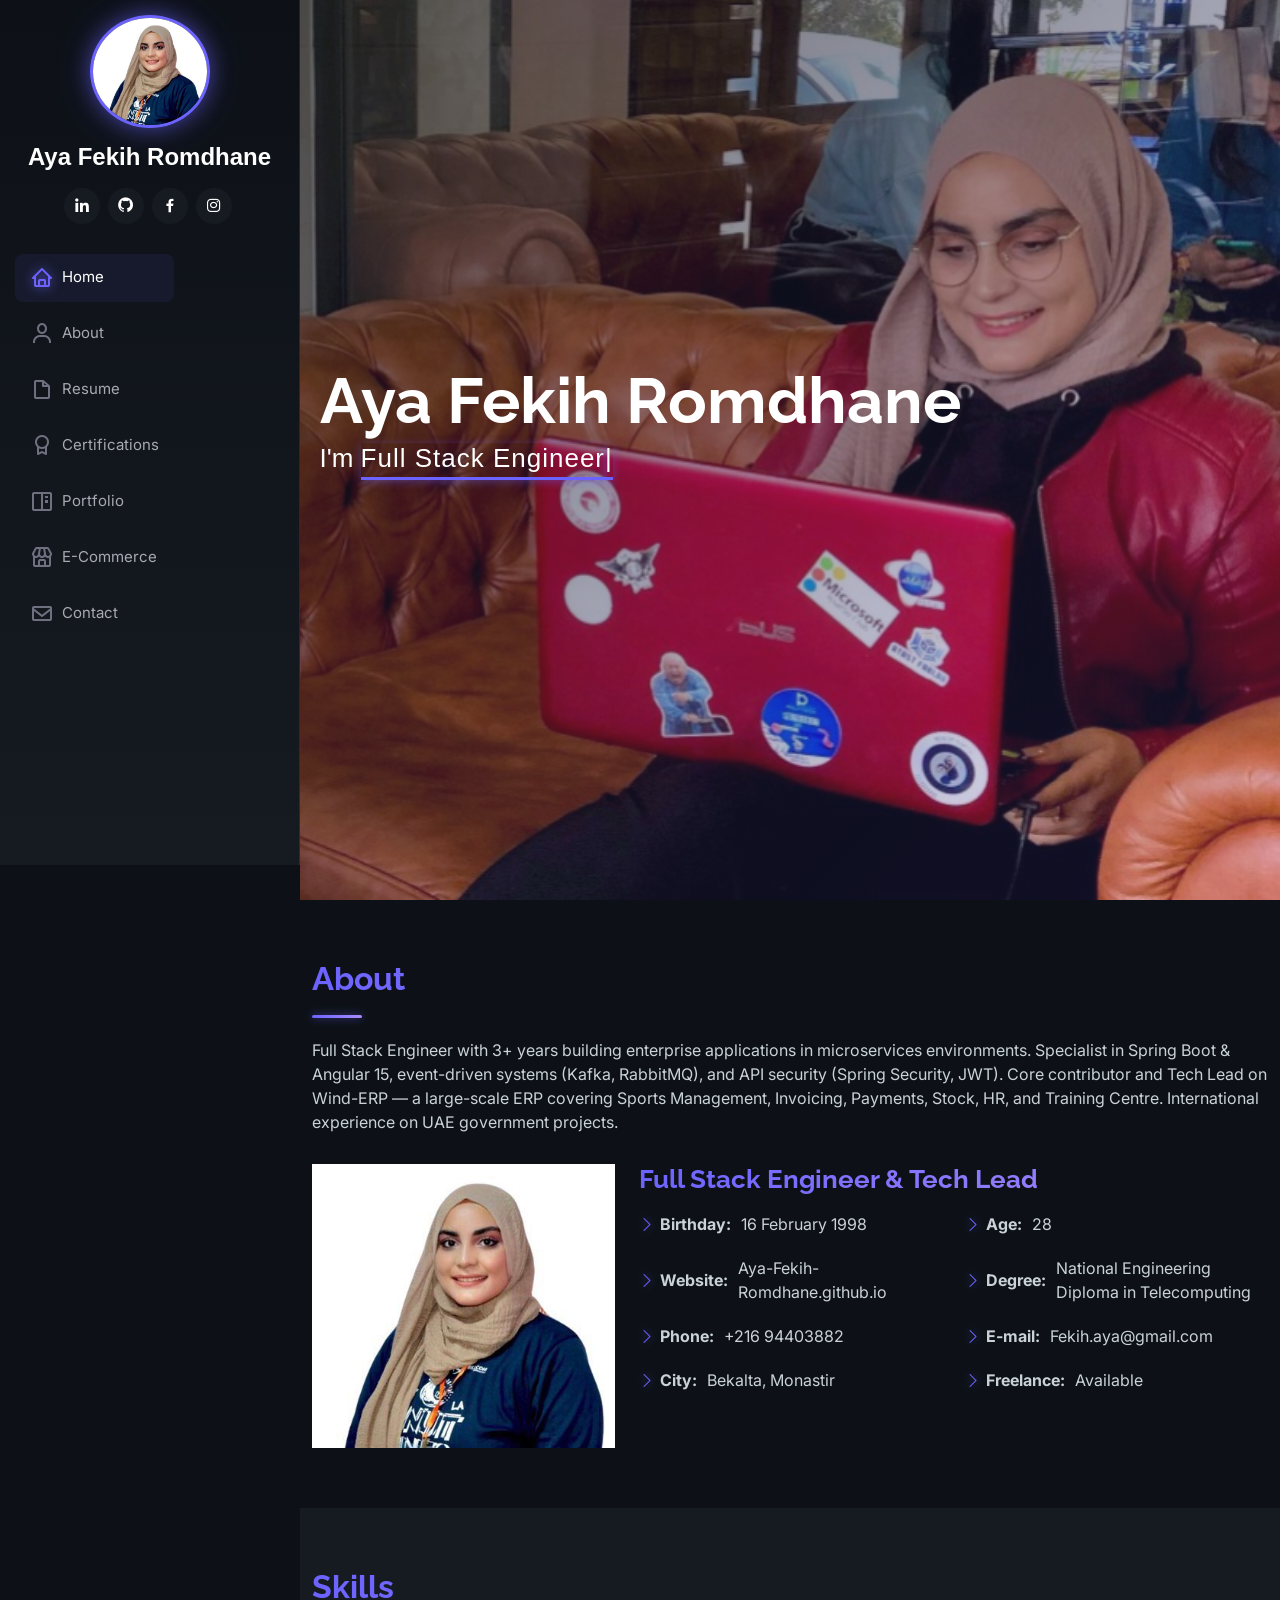
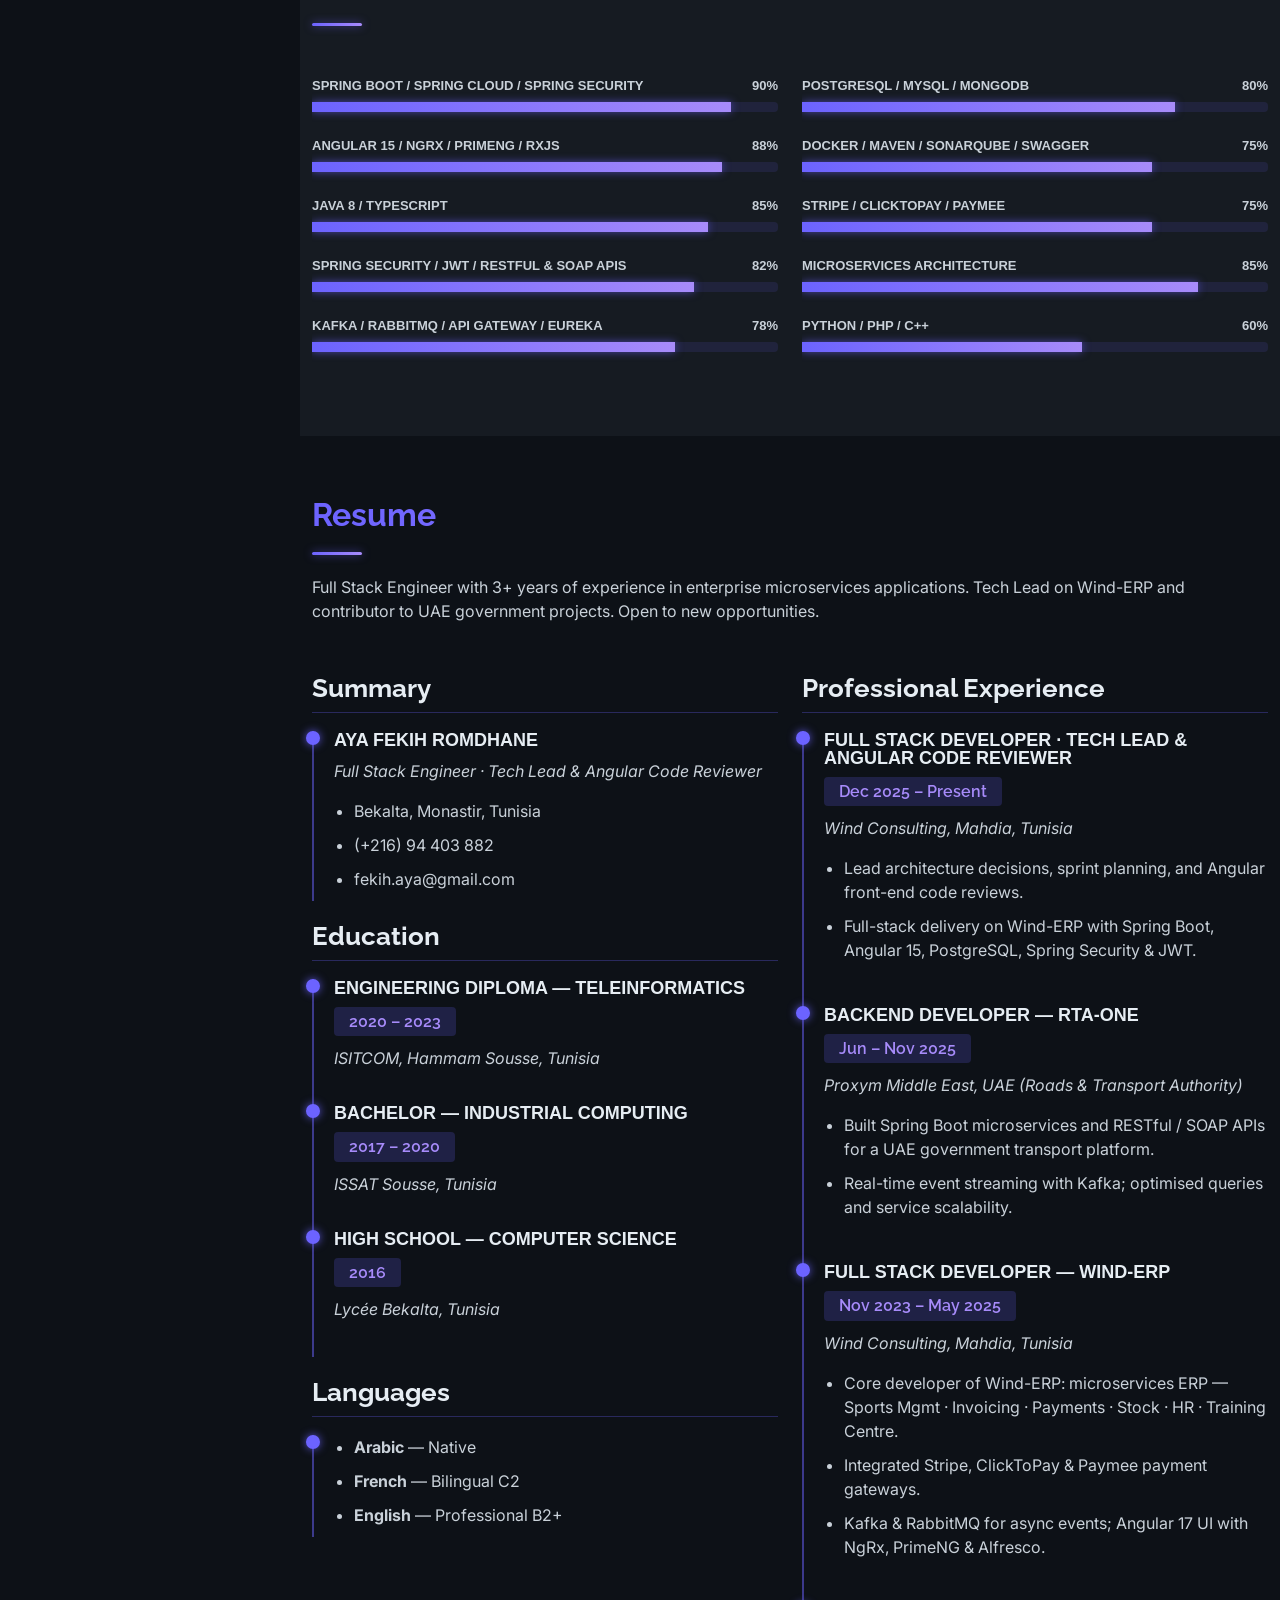
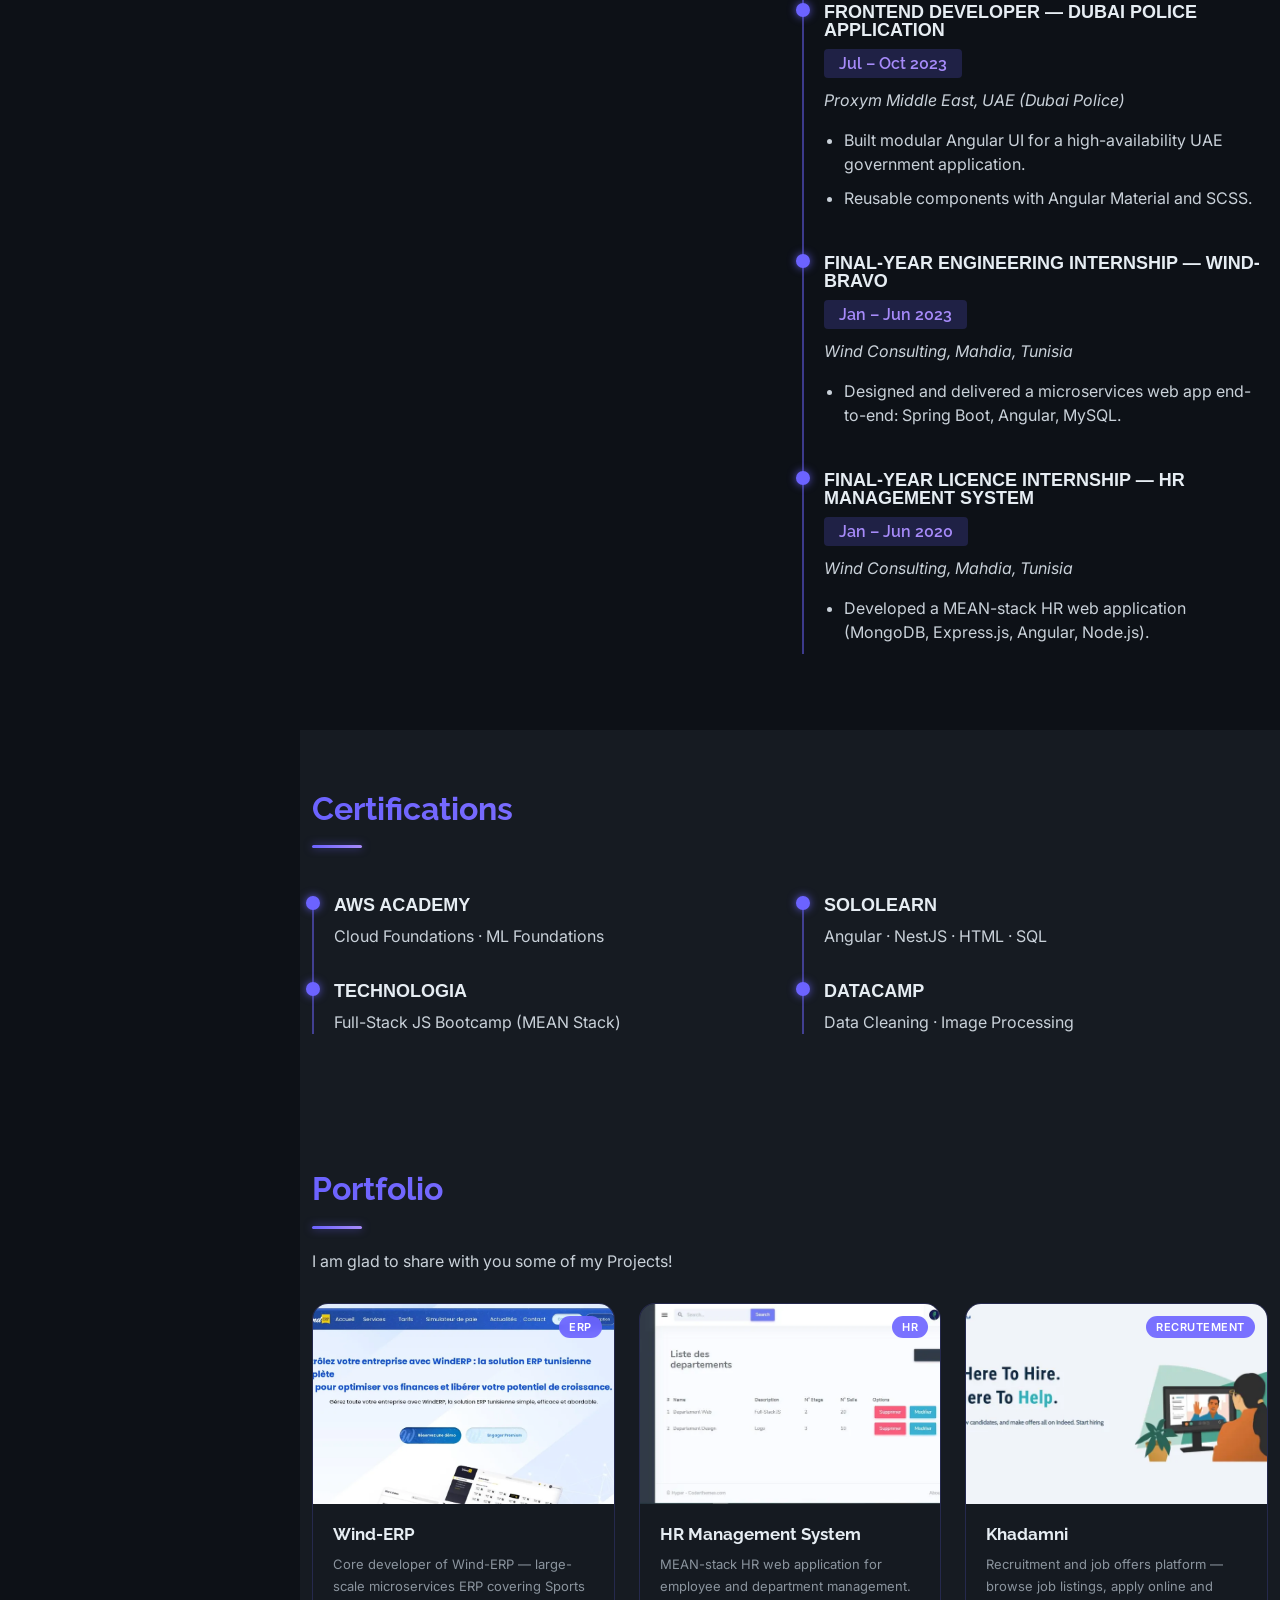
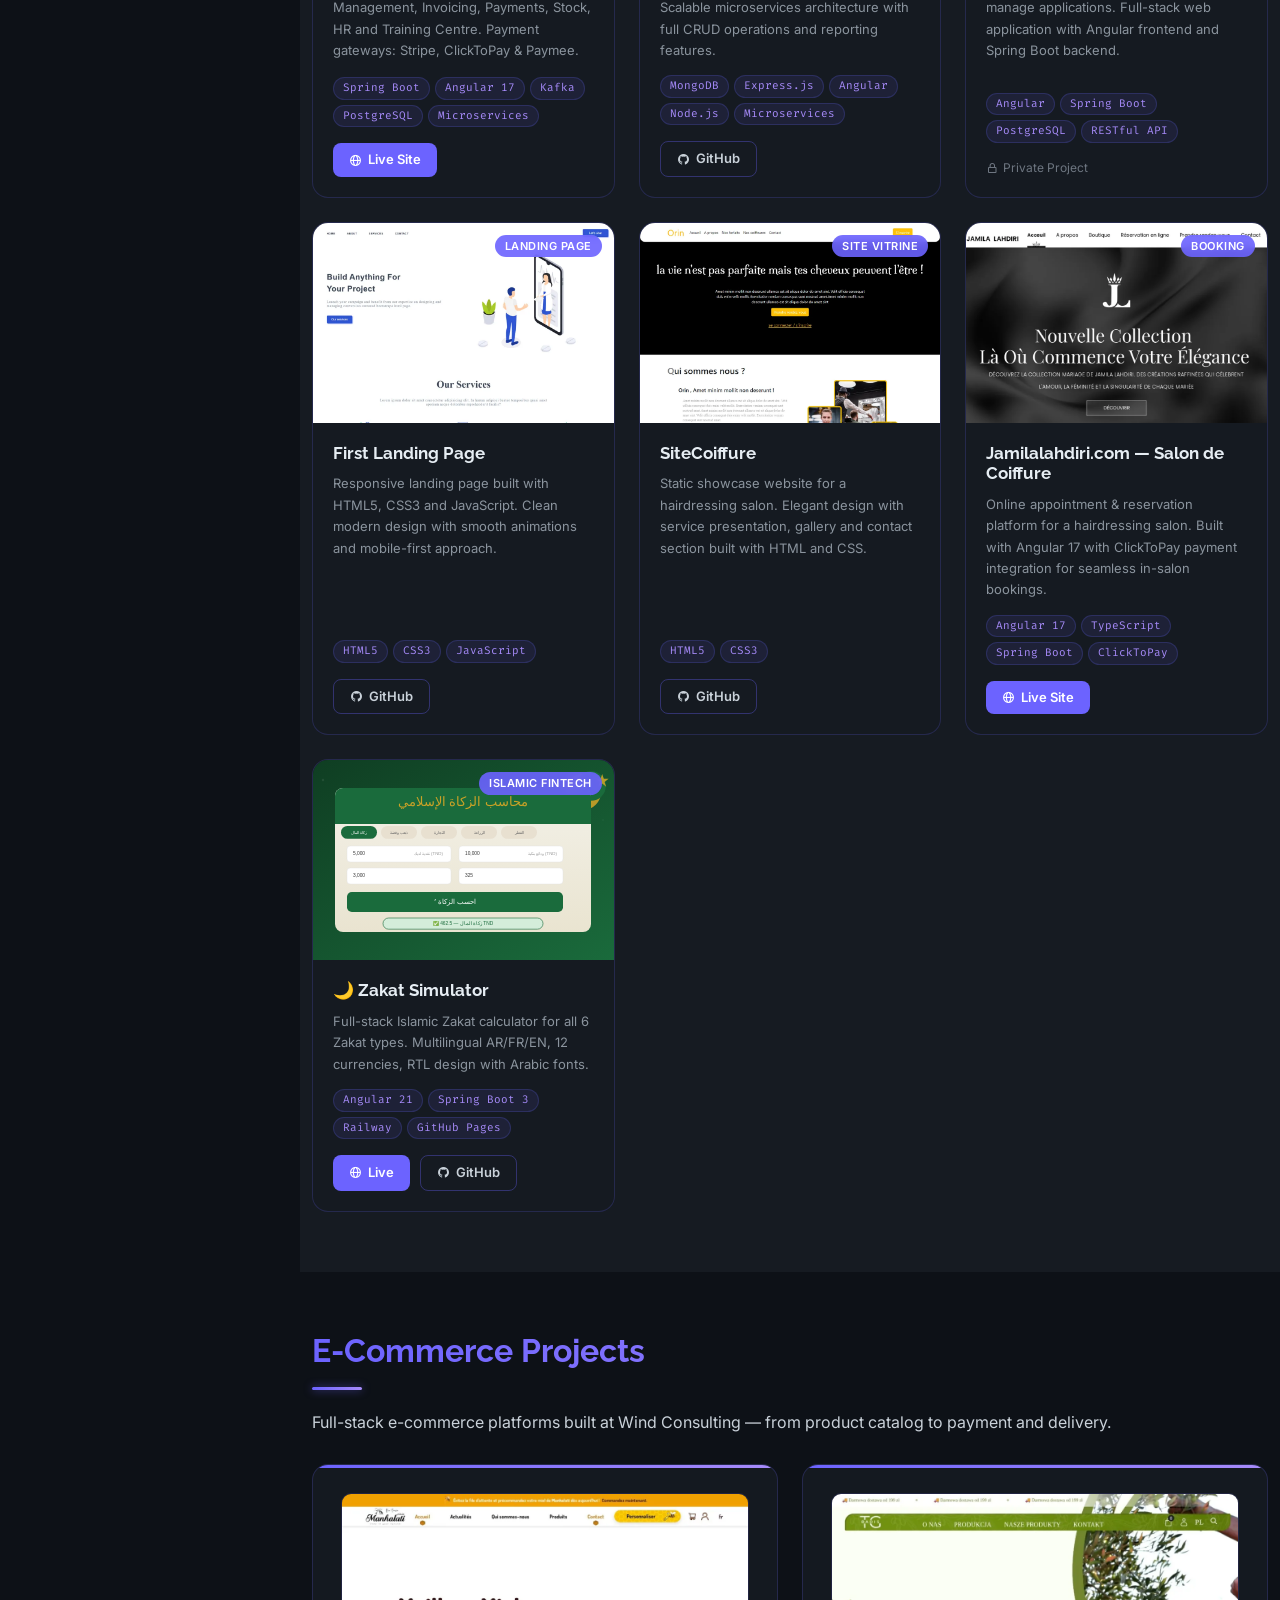
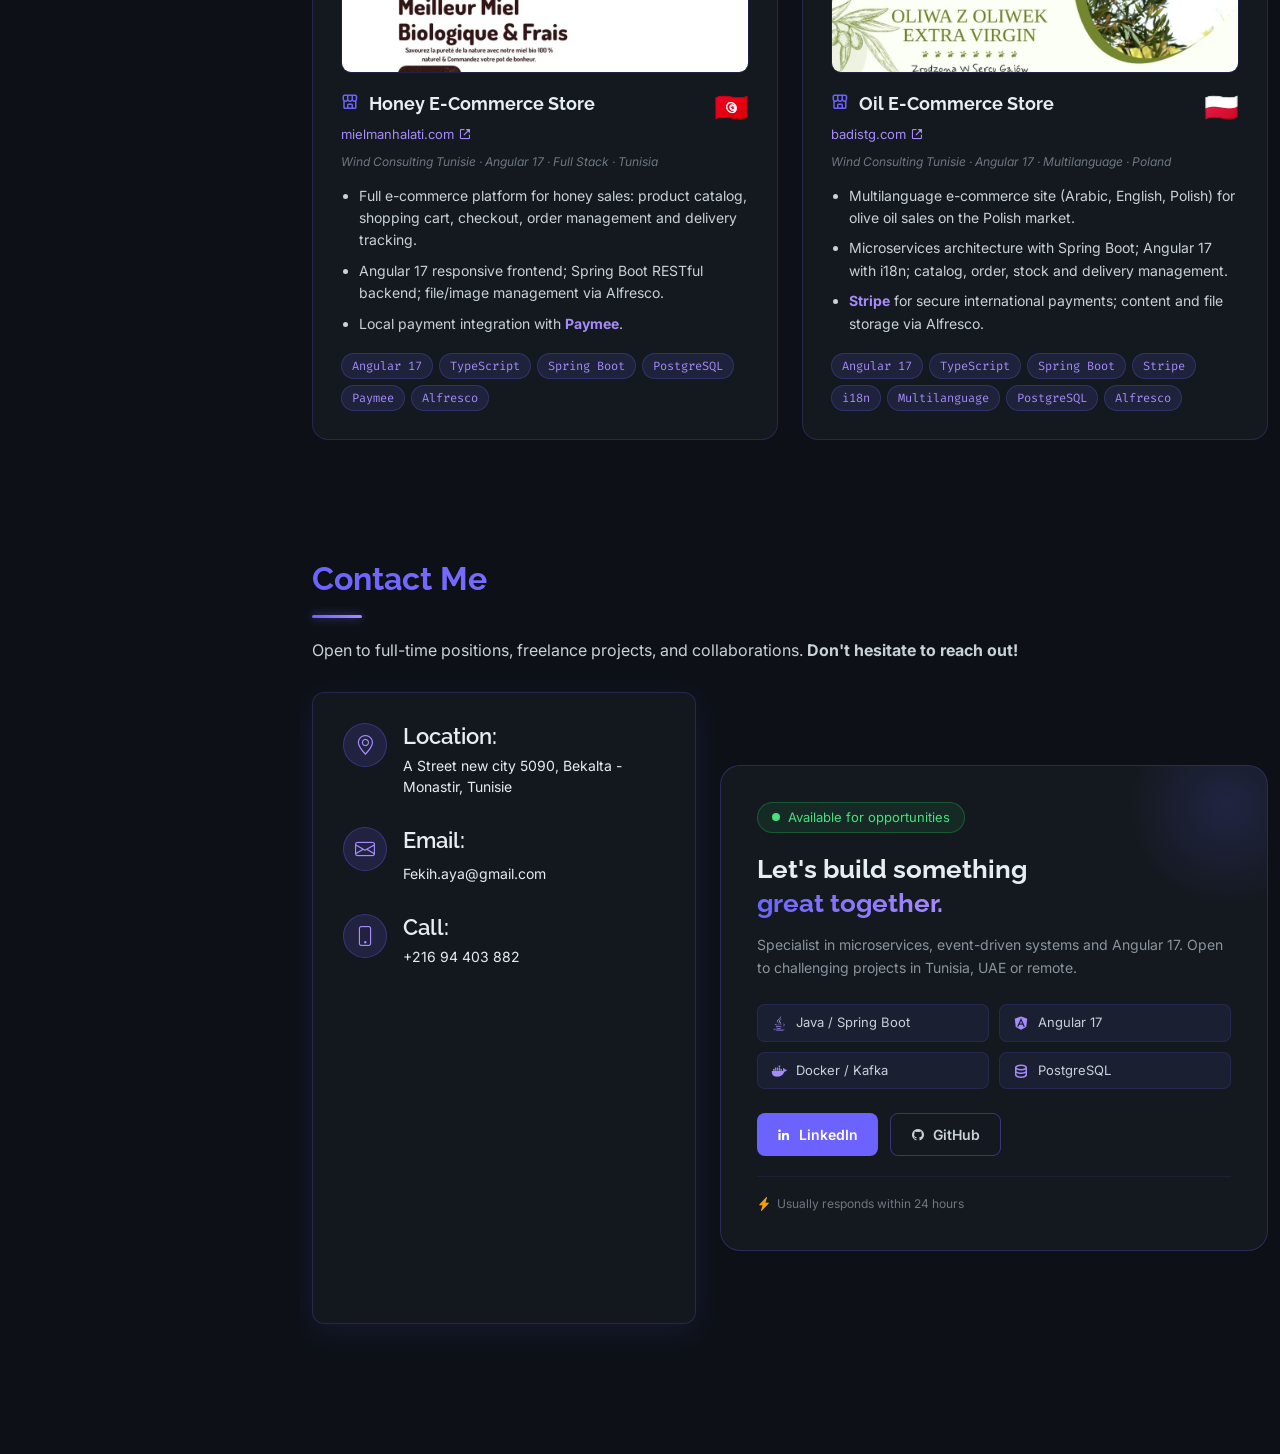
<file: index.html>
<!DOCTYPE html>
<html lang="en">

<head>
  <meta charset="utf-8">
  <meta content="width=device-width, initial-scale=1.0" name="viewport">

  <title>Portfolio Aya Fekih</title>
  <meta content="Portfolio of Aya Fekih Romdhane, Full-Stack Developer specializing in Spring Boot and Angular." name="description">
  <meta content="Aya Fekih Romdhane, Full-Stack Developer, Spring Boot, Angular, Java, portfolio, Tunisia" name="keywords">

  <!-- Favicons -->
  <link href="assets/img/favicon.svg" rel="icon" type="image/svg+xml">
  <link href="assets/img/favicon.png" rel="icon" type="image/png">
  <link href="assets/img/favicon.png" rel="apple-touch-icon">

  <!-- Google Fonts -->
  <link href="https://fonts.googleapis.com/css2?family=Inter:wght@300;400;500;600;700&family=Fira+Code:wght@400;500&family=Raleway:wght@300;400;500;600;700&family=Open+Sans:wght@300;400;600;700&display=swap" rel="stylesheet">

  <!-- Vendor CSS Files -->
  <link href="assets/vendor/aos/aos.css" rel="stylesheet">
  <link href="assets/vendor/bootstrap/css/bootstrap.min.css" rel="stylesheet">
  <link href="assets/vendor/bootstrap-icons/bootstrap-icons.css" rel="stylesheet">
  <link href="assets/vendor/boxicons/css/boxicons.min.css" rel="stylesheet">
  <link href="assets/vendor/glightbox/css/glightbox.min.css" rel="stylesheet">
  <link href="assets/vendor/swiper/swiper-bundle.min.css" rel="stylesheet">

  <!-- Template Main CSS File -->
  <link href="assets/css/style.css" rel="stylesheet">

  <!-- =======================================================
  * Template Name: iPortfolio - v3.9.1
  * Template URL: https://bootstrapmade.com/iportfolio-bootstrap-portfolio-websites-template/
  * Author: BootstrapMade.com
  * License: https://bootstrapmade.com/license/
  ======================================================== -->
</head>

<body>

  <!-- ======= Mobile nav toggle button ======= -->
  <i class="bi bi-list mobile-nav-toggle d-xl-none"></i>

  <!-- ======= Header ======= -->
  <header id="header">
    <div class="d-flex flex-column">

      <div class="profile">
        <img src="assets/img/profile-img.jpeg" alt="" class="img-fluid rounded-circle">
        <h1 class="text-light"><a href="index.html">Aya Fekih Romdhane</a></h1>
        <div class="social-links mt-3 text-center">
          <a href="https://www.linkedin.com/in/aya-fekih-romdhane-aa07b4a9/" class="linkedin"><i class="bx bxl-linkedin"></i></a>
          <a href="https://github.com/Aya-Fekih-Romdhane" class="github"><i class="bx bxl-github"></i></a>
          <a href="https://www.facebook.com/fekih.aya/" class="facebook"><i class="bx bxl-facebook"></i></a>
          <a href="https://www.instagram.com/aya_fekih/" class="instagram"><i class="bx bxl-instagram"></i></a>
        </div>
      </div>

      <nav id="navbar" class="nav-menu navbar">
        <ul>
          <li><a href="#hero" class="nav-link scrollto active"><i class="bx bx-home"></i> <span>Home</span></a></li>
          <li><a href="#about" class="nav-link scrollto"><i class="bx bx-user"></i> <span>About</span></a></li>
          <li><a href="#resume" class="nav-link scrollto"><i class="bx bx-file-blank"></i> <span>Resume</span></a></li>
          <li><a href="#certifications" class="nav-link scrollto"><i class="bx bx-award"></i> <span>Certifications</span></a></li>
          <li><a href="#portfolio" class="nav-link scrollto"><i class="bx bx-book-content"></i> <span>Portfolio</span></a></li>
          <li><a href="#ecommerce" class="nav-link scrollto"><i class="bx bx-store"></i> <span>E-Commerce</span></a></li>
          <li><a href="#contact" class="nav-link scrollto"><i class="bx bx-envelope"></i> <span>Contact</span></a></li>
        </ul>
      </nav><!-- .nav-menu -->
    </div>
  </header><!-- End Header -->

  <!-- ======= Hero Section ======= -->
  <section id="hero" class="d-flex flex-column justify-content-center align-items-center">
    <div class="hero-container" data-aos="fade-in">
      <h1>Aya Fekih Romdhane</h1>
      <p>I'm <span class="typed" data-typed-items="Full Stack Engineer,Tech Lead & Code Reviewer,Spring Boot & Angular Expert,Freelancer"></span></p>
    </div>
  </section><!-- End Hero -->

  <main id="main">

    <!-- ======= About Section ======= -->
    <section id="about" class="about">
      <div class="container">

        <div class="section-title">
          <h2>About</h2>
          <p>Full Stack Engineer with 3+ years building enterprise applications in microservices environments. Specialist in Spring Boot &amp; Angular 15, event-driven systems (Kafka, RabbitMQ), and API security (Spring Security, JWT). Core contributor and Tech Lead on Wind-ERP — a large-scale ERP covering Sports Management, Invoicing, Payments, Stock, HR, and Training Centre. International experience on UAE government projects.</p>
        </div>

        <div class="row">
          <div class="col-lg-4" data-aos="fade-right">
            <img src="assets/img/profile-img.jpeg" class="img-fluid" alt="">
          </div>
          <div class="col-lg-8 pt-4 pt-lg-0 content" data-aos="fade-left">
            <h3>Full Stack Engineer &amp; Tech Lead</h3>
            <p class="fst-italic">
             
            </p>
            <div class="row">
              <div class="col-lg-6">
                <ul>
                  <li><i class="bi bi-chevron-right"></i> <strong>Birthday:</strong> <span>16 February 1998</span></li>
                  <li><i class="bi bi-chevron-right"></i> <strong>Website:</strong> <span>Aya-Fekih-Romdhane.github.io
                  </span></li>
                  <li><i class="bi bi-chevron-right"></i> <strong>Phone:</strong> <span>+216 94403882</span></li>
                  <li><i class="bi bi-chevron-right"></i> <strong>City:</strong> <span>Bekalta, Monastir</span></li>
                </ul>
              </div>
              <div class="col-lg-6">
                <ul>
                  <li><i class="bi bi-chevron-right"></i> <strong>Age:</strong> <span>28</span></li>
                  <li><i class="bi bi-chevron-right"></i> <strong>Degree:</strong> <span>National Engineering Diploma in Telecomputing</span></li>
                  <li><i class="bi bi-chevron-right"></i> <strong>E-mail:</strong> <span>Fekih.aya@gmail.com</span></li>
                  <li><i class="bi bi-chevron-right"></i> <strong>Freelance:</strong> <span>Available</span></li>
                </ul>
              </div>
            </div>
            <p>
             
            </p>
          </div>
        </div>

      </div>
    </section><!-- End About Section -->

    <!-- ======= Skills Section ======= -->
    <section id="skills" class="skills section-bg">
      <div class="container">

        <div class="section-title">
          <h2>Skills</h2>
        </div>

        <div class="row skills-content">

          <div class="col-lg-6" data-aos="fade-up">

            <div class="progress">
              <span class="skill">Spring Boot / Spring Cloud / Spring Security <i class="val">90%</i></span>
              <div class="progress-bar-wrap">
                <div class="progress-bar" role="progressbar" aria-valuenow="90" aria-valuemin="0" aria-valuemax="100"></div>
              </div>
            </div>

            <div class="progress">
              <span class="skill">Angular 15 / NgRx / PrimeNG / RxJS <i class="val">88%</i></span>
              <div class="progress-bar-wrap">
                <div class="progress-bar" role="progressbar" aria-valuenow="88" aria-valuemin="0" aria-valuemax="100"></div>
              </div>
            </div>

            <div class="progress">
              <span class="skill">Java 8 / TypeScript <i class="val">85%</i></span>
              <div class="progress-bar-wrap">
                <div class="progress-bar" role="progressbar" aria-valuenow="85" aria-valuemin="0" aria-valuemax="100"></div>
              </div>
            </div>

            <div class="progress">
              <span class="skill">Spring Security / JWT / RESTful &amp; SOAP APIs <i class="val">82%</i></span>
              <div class="progress-bar-wrap">
                <div class="progress-bar" role="progressbar" aria-valuenow="82" aria-valuemin="0" aria-valuemax="100"></div>
              </div>
            </div>

            <div class="progress">
              <span class="skill">Kafka / RabbitMQ / API Gateway / Eureka <i class="val">78%</i></span>
              <div class="progress-bar-wrap">
                <div class="progress-bar" role="progressbar" aria-valuenow="78" aria-valuemin="0" aria-valuemax="100"></div>
              </div>
            </div>

          </div>

          <div class="col-lg-6" data-aos="fade-up" data-aos-delay="100">

            <div class="progress">
              <span class="skill">PostgreSQL / MySQL / MongoDB <i class="val">80%</i></span>
              <div class="progress-bar-wrap">
                <div class="progress-bar" role="progressbar" aria-valuenow="80" aria-valuemin="0" aria-valuemax="100"></div>
              </div>
            </div>

            <div class="progress">
              <span class="skill">Docker / Maven / SonarQube / Swagger <i class="val">75%</i></span>
              <div class="progress-bar-wrap">
                <div class="progress-bar" role="progressbar" aria-valuenow="75" aria-valuemin="0" aria-valuemax="100"></div>
              </div>
            </div>

            <div class="progress">
              <span class="skill">Stripe / ClickToPay / Paymee <i class="val">75%</i></span>
              <div class="progress-bar-wrap">
                <div class="progress-bar" role="progressbar" aria-valuenow="75" aria-valuemin="0" aria-valuemax="100"></div>
              </div>
            </div>

            <div class="progress">
              <span class="skill">Microservices Architecture <i class="val">85%</i></span>
              <div class="progress-bar-wrap">
                <div class="progress-bar" role="progressbar" aria-valuenow="85" aria-valuemin="0" aria-valuemax="100"></div>
              </div>
            </div>

            <div class="progress">
              <span class="skill">Python / PHP / C++ <i class="val">60%</i></span>
              <div class="progress-bar-wrap">
                <div class="progress-bar" role="progressbar" aria-valuenow="60" aria-valuemin="0" aria-valuemax="100"></div>
              </div>
            </div>

          </div>

        </div>

      </div>
    </section><!-- End Skills Section -->

    <!-- ======= Resume Section ======= -->
    <section id="resume" class="resume">
      <div class="container">

        <div class="section-title">
          <h2>Resume</h2>
          <p>Full Stack Engineer with 3+ years of experience in enterprise microservices applications. Tech Lead on Wind-ERP and contributor to UAE government projects. Open to new opportunities.</p>
        </div>

        <div class="row">
          <div class="col-lg-6" data-aos="fade-up">
            <h3 class="resume-title">Summary</h3>
            <div class="resume-item pb-0">
              <h4>Aya Fekih Romdhane</h4>
              <p><em>Full Stack Engineer · Tech Lead &amp; Angular Code Reviewer</em></p>
              <ul>
                <li>Bekalta, Monastir, Tunisia</li>
                <li>(+216) 94 403 882</li>
                <li>fekih.aya@gmail.com</li>
              </ul>
            </div>

            <h3 class="resume-title">Education</h3>
            <div class="resume-item">
              <h4>Engineering Diploma — Teleinformatics</h4>
              <h5>2020 – 2023</h5>
              <p><em>ISITCOM, Hammam Sousse, Tunisia</em></p>
            </div>
            <div class="resume-item">
              <h4>Bachelor — Industrial Computing</h4>
              <h5>2017 – 2020</h5>
              <p><em>ISSAT Sousse, Tunisia</em></p>
            </div>
            <div class="resume-item">
              <h4>High School — Computer Science</h4>
              <h5>2016</h5>
              <p><em>Lycée Bekalta, Tunisia</em></p>
            </div>

            <h3 class="resume-title">Languages</h3>
            <div class="resume-item pb-0">
              <ul>
                <li><strong>Arabic</strong> — Native</li>
                <li><strong>French</strong> — Bilingual C2</li>
                <li><strong>English</strong> — Professional B2+</li>
              </ul>
            </div>
          </div>

          <div class="col-lg-6" data-aos="fade-up" data-aos-delay="100">
            <h3 class="resume-title">Professional Experience</h3>

            <div class="resume-item">
              <h4>Full Stack Developer · Tech Lead &amp; Angular Code Reviewer</h4>
              <h5>Dec 2025 – Present</h5>
              <p><em>Wind Consulting, Mahdia, Tunisia</em></p>
              <ul>
                <li>Lead architecture decisions, sprint planning, and Angular front-end code reviews.</li>
                <li>Full-stack delivery on Wind-ERP with Spring Boot, Angular 15, PostgreSQL, Spring Security &amp; JWT.</li>
              </ul>
            </div>

            <div class="resume-item">
              <h4>Backend Developer — RTA-One</h4>
              <h5>Jun – Nov 2025</h5>
              <p><em>Proxym Middle East, UAE (Roads &amp; Transport Authority)</em></p>
              <ul>
                <li>Built Spring Boot microservices and RESTful / SOAP APIs for a UAE government transport platform.</li>
                <li>Real-time event streaming with Kafka; optimised queries and service scalability.</li>
              </ul>
            </div>

            <div class="resume-item">
              <h4>Full Stack Developer — Wind-ERP</h4>
              <h5>Nov 2023 – May 2025</h5>
              <p><em>Wind Consulting, Mahdia, Tunisia</em></p>
              <ul>
                <li>Core developer of Wind-ERP: microservices ERP — Sports Mgmt · Invoicing · Payments · Stock · HR · Training Centre.</li>
                <li>Integrated Stripe, ClickToPay &amp; Paymee payment gateways.</li>
                <li>Kafka &amp; RabbitMQ for async events; Angular 17 UI with NgRx, PrimeNG &amp; Alfresco.</li>
              </ul>
            </div>

            <div class="resume-item">
              <h4>Frontend Developer — Dubai Police Application</h4>
              <h5>Jul – Oct 2023</h5>
              <p><em>Proxym Middle East, UAE (Dubai Police)</em></p>
              <ul>
                <li>Built modular Angular UI for a high-availability UAE government application.</li>
                <li>Reusable components with Angular Material and SCSS.</li>
              </ul>
            </div>

            <div class="resume-item">
              <h4>Final-Year Engineering Internship — Wind-Bravo</h4>
              <h5>Jan – Jun 2023</h5>
              <p><em>Wind Consulting, Mahdia, Tunisia</em></p>
              <ul>
                <li>Designed and delivered a microservices web app end-to-end: Spring Boot, Angular, MySQL.</li>
              </ul>
            </div>

            <div class="resume-item">
              <h4>Final-Year Licence Internship — HR Management System</h4>
              <h5>Jan – Jun 2020</h5>
              <p><em>Wind Consulting, Mahdia, Tunisia</em></p>
              <ul>
                <li>Developed a MEAN-stack HR web application (MongoDB, Express.js, Angular, Node.js).</li>
              </ul>
            </div>
          </div>
        </div>

      </div>
    </section><!-- End Resume Section -->

    <!-- ======= Certifications Section ======= -->
    <section id="certifications" class="resume section-bg">
      <div class="container">

        <div class="section-title">
          <h2>Certifications</h2>
        </div>

        <div class="row">
          <div class="col-lg-6" data-aos="fade-up">
            <div class="resume-item">
              <h4>AWS Academy</h4>
              <p>Cloud Foundations &middot; ML Foundations</p>
            </div>
            <div class="resume-item">
              <h4>Technologia</h4>
              <p>Full-Stack JS Bootcamp (MEAN Stack)</p>
            </div>
          </div>
          <div class="col-lg-6" data-aos="fade-up" data-aos-delay="100">
            <div class="resume-item">
              <h4>SoloLearn</h4>
              <p>Angular &middot; NestJS &middot; HTML &middot; SQL</p>
            </div>
            <div class="resume-item">
              <h4>DataCamp</h4>
              <p>Data Cleaning &middot; Image Processing</p>
            </div>
          </div>
        </div>

      </div>
    </section><!-- End Certifications Section -->

    <!-- ======= Portfolio Section ======= -->
    <section id="portfolio" class="portfolio section-bg">
      <div class="container">

        <div class="section-title">
          <h2>Portfolio</h2>
          <p>I am glad to share with you some of my Projects!</p>
        </div>

        <div class="row gy-4 portfolio-cards" data-aos="fade-up" data-aos-delay="100">

          <!-- Wind-ERP -->
          <div class="col-lg-4 col-md-6">
            <div class="pf-card">
              <div class="pf-screenshot">
                <img src="assets/img/portfolio/wind-erp.webp" alt="Wind-ERP" class="img-fluid">
                <span class="pf-badge">ERP</span>
              </div>
              <div class="pf-body">
                <h4>Wind-ERP</h4>
                <p>Core developer of Wind-ERP — large-scale microservices ERP covering Sports Management, Invoicing, Payments, Stock, HR and Training Centre. Payment gateways: Stripe, ClickToPay &amp; Paymee.</p>
                <div class="pf-tags">
                  <span>Spring Boot</span><span>Angular 17</span><span>Kafka</span><span>PostgreSQL</span><span>Microservices</span>
                </div>
                <div class="pf-links">
                  <a href="https://www.wind-erp.com" target="_blank" class="pf-btn pf-btn-primary"><i class="bx bx-globe"></i> Live Site</a>
                </div>
              </div>
            </div>
          </div>

          <!-- HR Management System -->
          <div class="col-lg-4 col-md-6">
            <div class="pf-card">
              <div class="pf-screenshot">
                <img src="assets/img/portfolio/portfolio-5.webp" alt="HR Management System" class="img-fluid">
                <span class="pf-badge">HR</span>
              </div>
              <div class="pf-body">
                <h4>HR Management System</h4>
                <p>MEAN-stack HR web application for employee and department management. Scalable microservices architecture with full CRUD operations and reporting features.</p>
                <div class="pf-tags">
                  <span>MongoDB</span><span>Express.js</span><span>Angular</span><span>Node.js</span><span>Microservices</span>
                </div>
                <div class="pf-links">
                  <a href="https://github.com/Aya-Fekih-Romdhane/Gestion--RH" target="_blank" class="pf-btn pf-btn-outline"><i class="bx bxl-github"></i> GitHub</a>
                </div>
              </div>
            </div>
          </div>

          <!-- Khadamni -->
          <div class="col-lg-4 col-md-6">
            <div class="pf-card">
              <div class="pf-screenshot">
                <img src="assets/img/portfolio/portfolio-8.webp" alt="Khadamni" class="img-fluid">
                <span class="pf-badge">Recrutement</span>
              </div>
              <div class="pf-body">
                <h4>Khadamni</h4>
                <p>Recruitment and job offers platform — browse job listings, apply online and manage applications. Full-stack web application with Angular frontend and Spring Boot backend.</p>
                <div class="pf-tags">
                  <span>Angular</span><span>Spring Boot</span><span>PostgreSQL</span><span>RESTful API</span>
                </div>
                <div class="pf-links">
                  <span class="pf-private"><i class="bx bx-lock-alt"></i> Private Project</span>
                </div>
              </div>
            </div>
          </div>

          <!-- First Landing Page -->
          <div class="col-lg-4 col-md-6">
            <div class="pf-card">
              <div class="pf-screenshot">
                <img src="assets/img/portfolio/portfolio-1.webp" alt="First Landing Page" class="img-fluid">
                <span class="pf-badge">Landing Page</span>
              </div>
              <div class="pf-body">
                <h4>First Landing Page</h4>
                <p>Responsive landing page built with HTML5, CSS3 and JavaScript. Clean modern design with smooth animations and mobile-first approach.</p>
                <div class="pf-tags">
                  <span>HTML5</span><span>CSS3</span><span>JavaScript</span>
                </div>
                <div class="pf-links">
                  <a href="https://github.com/Aya-Fekih-Romdhane/First_landing_page" target="_blank" class="pf-btn pf-btn-outline"><i class="bx bxl-github"></i> GitHub</a>
                </div>
              </div>
            </div>
          </div>

          <!-- SiteCoiffure -->
          <div class="col-lg-4 col-md-6">
            <div class="pf-card">
              <div class="pf-screenshot">
                <img src="assets/img/portfolio/portfolio-2.webp" alt="SiteCoiffure" class="img-fluid">
                <span class="pf-badge">Site Vitrine</span>
              </div>
              <div class="pf-body">
                <h4>SiteCoiffure</h4>
                <p>Static showcase website for a hairdressing salon. Elegant design with service presentation, gallery and contact section built with HTML and CSS.</p>
                <div class="pf-tags">
                  <span>HTML5</span><span>CSS3</span>
                </div>
                <div class="pf-links">
                  <a href="https://github.com/Aya-Fekih-Romdhane/SiteCoiffure" target="_blank" class="pf-btn pf-btn-outline"><i class="bx bxl-github"></i> GitHub</a>
                </div>
              </div>
            </div>
          </div>

          <!-- Jamilalahdiri.com -->
          <div class="col-lg-4 col-md-6" data-aos="fade-up">
            <div class="pf-card">
              <div class="pf-screenshot">
                <img src="assets/img/portfolio/jamila-lahdiri.webp" alt="Jamilalahdiri.com" class="img-fluid">
                <span class="pf-badge">Booking</span>
              </div>
              <div class="pf-body">
                <h4>Jamilalahdiri.com — Salon de Coiffure</h4>
                <p>Online appointment &amp; reservation platform for a hairdressing salon. Built with Angular 17 with ClickToPay payment integration for seamless in-salon bookings.</p>
                <div class="pf-tags">
                  <span>Angular 17</span><span>TypeScript</span><span>Spring Boot</span><span>ClickToPay</span>
                </div>
                <div class="pf-links">
                  <a href="https://jamilalahdiri.com/" target="_blank" class="pf-btn pf-btn-primary"><i class="bx bx-globe"></i> Live Site</a>
                </div>
              </div>
            </div>
          </div>


          <!-- Zakat Simulator -->
          <div class="col-lg-4 col-md-6" data-aos="fade-up">
            <div class="pf-card">
              <div class="pf-screenshot">
                <img src="assets/img/portfolio/zakat-simulator.svg" alt="Zakat Simulator" class="img-fluid">
                <span class="pf-badge">Islamic FinTech</span>
              </div>
              <div class="pf-body">
                <h4>🌙 Zakat Simulator</h4>
                <p>Full-stack Islamic Zakat calculator for all 6 Zakat types. Multilingual AR/FR/EN, 12 currencies, RTL design with Arabic fonts.</p>
                <div class="pf-tags">
                  <span>Angular 21</span><span>Spring Boot 3</span><span>Railway</span><span>GitHub Pages</span>
                </div>
                <div class="pf-links">
                  <a href="https://aya-fekih-romdhane.github.io/zakat-simulator/" target="_blank" class="pf-btn pf-btn-primary"><i class="bx bx-globe"></i> Live</a>
                  <a href="https://github.com/Aya-Fekih-Romdhane/zakat-simulator" target="_blank" class="pf-btn pf-btn-outline"><i class="bx bxl-github"></i> GitHub</a>
                </div>
              </div>
            </div>
          </div>

        </div>

      </div>
    </section><!-- End Portfolio Section -->

    <!-- ======= E-Commerce Projects Section ======= -->
    <section id="ecommerce" class="ecommerce">
      <div class="container">

        <div class="section-title">
          <h2>E-Commerce Projects</h2>
          <p>Full-stack e-commerce platforms built at Wind Consulting — from product catalog to payment and delivery.</p>
        </div>

        <div class="row gy-4">

          <!-- Honey Store -->
          <div class="col-lg-6" data-aos="fade-up">
            <div class="ecom-card">
              <div class="ecom-screenshot">
                <img src="assets/img/portfolio/ecom-honey.webp" alt="mielmanhalati.com screenshot" class="img-fluid">
              </div>
              <div class="ecom-header">
                <div>
                  <h4><i class="bx bx-store-alt"></i> Honey E-Commerce Store</h4>
                  <a href="https://mielmanhalati.com" target="_blank" class="ecom-url">mielmanhalati.com <i class="bx bx-link-external"></i></a>
                </div>
                <span class="ecom-flag">🇹🇳</span>
              </div>
              <p class="ecom-context">Wind Consulting Tunisie &middot; Angular 17 &middot; Full Stack &middot; Tunisia</p>
              <ul class="ecom-list">
                <li>Full e-commerce platform for honey sales: product catalog, shopping cart, checkout, order management and delivery tracking.</li>
                <li>Angular 17 responsive frontend; Spring Boot RESTful backend; file/image management via Alfresco.</li>
                <li>Local payment integration with <strong>Paymee</strong>.</li>
              </ul>
              <div class="ecom-tags">
                <span>Angular 17</span>
                <span>TypeScript</span>
                <span>Spring Boot</span>
                <span>PostgreSQL</span>
                <span>Paymee</span>
                <span>Alfresco</span>
              </div>
            </div>
          </div>

          <!-- Oil Store -->
          <div class="col-lg-6" data-aos="fade-up" data-aos-delay="100">
            <div class="ecom-card">
              <div class="ecom-screenshot">
                <img src="assets/img/portfolio/ecom-oil.webp" alt="badistg.com screenshot" class="img-fluid">
              </div>
              <div class="ecom-header">
                <div>
                  <h4><i class="bx bx-store-alt"></i> Oil E-Commerce Store</h4>
                  <a href="https://badistg.com" target="_blank" class="ecom-url">badistg.com <i class="bx bx-link-external"></i></a>
                </div>
                <span class="ecom-flag">🇵🇱</span>
              </div>
              <p class="ecom-context">Wind Consulting Tunisie &middot; Angular 17 &middot; Multilanguage &middot; Poland</p>
              <ul class="ecom-list">
                <li>Multilanguage e-commerce site (Arabic, English, Polish) for olive oil sales on the Polish market.</li>
                <li>Microservices architecture with Spring Boot; Angular 17 with i18n; catalog, order, stock and delivery management.</li>
                <li><strong>Stripe</strong> for secure international payments; content and file storage via Alfresco.</li>
              </ul>
              <div class="ecom-tags">
                <span>Angular 17</span>
                <span>TypeScript</span>
                <span>Spring Boot</span>
                <span>Stripe</span>
                <span>i18n</span>
                <span>Multilanguage</span>
                <span>PostgreSQL</span>
                <span>Alfresco</span>
              </div>
            </div>
          </div>

        </div>

      </div>
    </section><!-- End E-Commerce Projects Section -->

    <!-- ======= Contact Section ======= -->
    <section id="contact" class="contact">
      <div class="container">

        <div class="section-title">
          <h2>Contact Me</h2>
          <p>Open to full-time positions, freelance projects, and collaborations. <b>Don't hesitate to reach out!</b></p>
        </div>

        <div class="row" data-aos="fade-in">

          <div class="col-lg-5 d-flex align-items-stretch">
            <div class="info">
              <div class="address">
                <i class="bi bi-geo-alt"></i>
                <h4>Location:</h4>
                <p>A Street new city 5090,  Bekalta - Monastir, Tunisie</p>
              </div>

              <div class="email">
                <i class="bi bi-envelope"></i>
                <h4>Email:</h4>
                <p>Fekih.aya@gmail.com</p>
              </div>

              <div class="phone">
                <i class="bi bi-phone"></i>
                <h4>Call:</h4>
                <p>+216 94 403 882</p>
              </div>

              <iframe src="https://www.google.com/maps/embed?pb=!1m18!1m12!1m3!1d104776.59406795491!2d10.994059406077131!3d35.595288822339555!2m3!1f0!2f0!3f0!3m2!1i1024!2i768!4f13.1!3m3!1m2!1s0x13023d7b994f0ec5%3A0x78bd8f839e755492!2sUnnamed%20Road%2C%20Bekalta%2C%20Tunisie!5e0!3m2!1sfr!2sbg!4v1670782692131!5m2!1sfr!2sbg" frameborder="0" style="border:0; width: 100%; height: 290px;" allowfullscreen></iframe>
            </div>

          </div>
          <div class="col-lg-7 mt-5 mt-lg-0 d-flex align-items-stretch">
            <div class="contact-visual d-flex flex-column justify-content-center w-100">

              <div class="availability-card" data-aos="fade-left">
                <div class="av-status">
                  <span class="av-dot"></span>
                  <span>Available for opportunities</span>
                </div>
                <h3>Let's build something<br><span>great together.</span></h3>
                <p>Specialist in microservices, event-driven systems and Angular 17. Open to challenging projects in Tunisia, UAE or remote.</p>

                <div class="av-tech">
                  <div class="av-tech-item"><i class="bx bxl-java"></i><span>Java / Spring Boot</span></div>
                  <div class="av-tech-item"><i class="bx bxl-angular"></i><span>Angular 17</span></div>
                  <div class="av-tech-item"><i class="bx bxl-docker"></i><span>Docker / Kafka</span></div>
                  <div class="av-tech-item"><i class="bx bx-data"></i><span>PostgreSQL</span></div>
                </div>

                <div class="av-links">
                  <a href="https://www.linkedin.com/in/aya-fekih-romdhane-aa07b4a9/" target="_blank" class="av-btn av-btn-primary"><i class="bx bxl-linkedin"></i> LinkedIn</a>
                  <a href="https://github.com/Aya-Fekih-Romdhane" target="_blank" class="av-btn av-btn-outline"><i class="bx bxl-github"></i> GitHub</a>
                </div>

                <div class="av-response">
                  <i class="bi bi-lightning-charge-fill"></i>
                  <span>Usually responds within 24 hours</span>
                </div>
              </div>

            </div>
          </div>
        </div>

      </div>
    </section><!-- End Contact Section -->

  </main><!-- End #main -->

  <!-- ======= Footer ======= -->
  <footer id="footer">
    <div class="container">
      <div class="copyright">
      </div>
      <div class="credits">
        <!-- All the links in the footer should remain intact. -->
        <!-- You can delete the links only if you purchased the pro version. -->
        <!-- Licensing information: https://bootstrapmade.com/license/ -->
        <!-- Purchase the pro version with working PHP/AJAX contact form: https://bootstrapmade.com/iportfolio-bootstrap-portfolio-websites-template/ -->
      </div>
    </div>
  </footer><!-- End  Footer -->

  <a href="#" class="back-to-top d-flex align-items-center justify-content-center"><i class="bi bi-arrow-up-short"></i></a>

  <!-- Vendor JS Files -->
  <script src="assets/vendor/purecounter/purecounter_vanilla.js"></script>
  <script src="assets/vendor/aos/aos.js"></script>
  <script src="assets/vendor/bootstrap/js/bootstrap.bundle.min.js"></script>
  <script src="assets/vendor/glightbox/js/glightbox.min.js"></script>
  <script src="assets/vendor/isotope-layout/isotope.pkgd.min.js"></script>
  <script src="assets/vendor/swiper/swiper-bundle.min.js"></script>
  <script src="assets/vendor/typed.js/typed.min.js"></script>
  <script src="assets/vendor/waypoints/noframework.waypoints.js"></script>
  <script src="assets/vendor/php-email-form/validate.js"></script>

  <!-- Template Main JS File -->
  <script src="assets/js/main.js"></script>

</body>

</html>
</file>
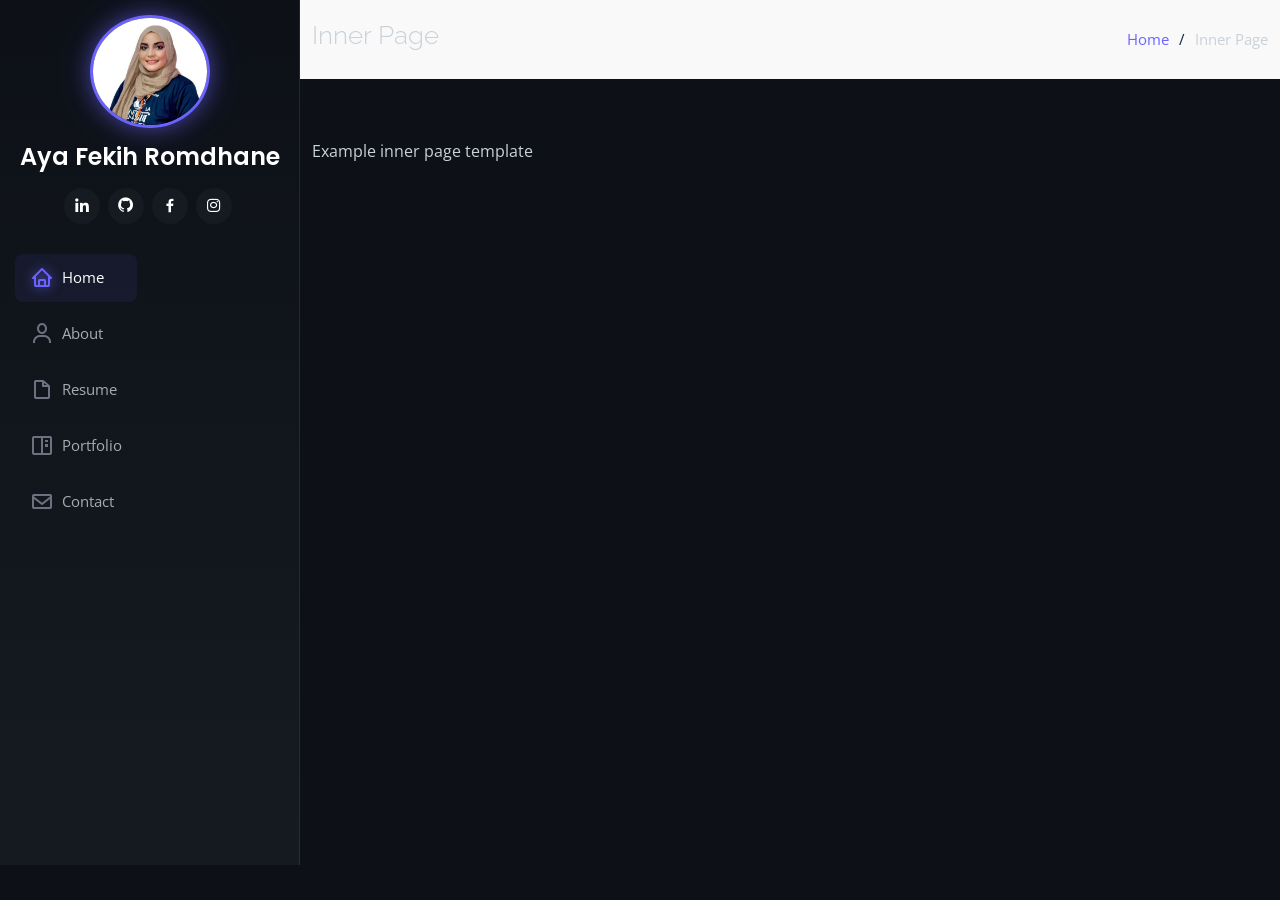
<file: inner-page.html>
<!DOCTYPE html>
<html lang="en">

<head>
  <meta charset="utf-8">
  <meta content="width=device-width, initial-scale=1.0" name="viewport">

  <title>Aya-Fekih-Romdhane</title>
  <meta content="" name="description">
  <meta content="" name="keywords">

  <!-- Favicons -->
  <link href="assets/img/favicon.png" rel="icon">
  <link href="assets/img/apple-touch-icon.png" rel="apple-touch-icon">

  <!-- Google Fonts -->
  <link href="https://fonts.googleapis.com/css?family=Open+Sans:300,300i,400,400i,600,600i,700,700i|Raleway:300,300i,400,400i,500,500i,600,600i,700,700i|Poppins:300,300i,400,400i,500,500i,600,600i,700,700i" rel="stylesheet">

  <!-- Vendor CSS Files -->
  <link href="assets/vendor/aos/aos.css" rel="stylesheet">
  <link href="assets/vendor/bootstrap/css/bootstrap.min.css" rel="stylesheet">
  <link href="assets/vendor/bootstrap-icons/bootstrap-icons.css" rel="stylesheet">
  <link href="assets/vendor/boxicons/css/boxicons.min.css" rel="stylesheet">
  <link href="assets/vendor/glightbox/css/glightbox.min.css" rel="stylesheet">
  <link href="assets/vendor/swiper/swiper-bundle.min.css" rel="stylesheet">

  <!-- Template Main CSS File -->
  <link href="assets/css/style.css" rel="stylesheet">

  <!-- =======================================================
  * Template Name: iPortfolio - v3.9.1
  * Template URL: https://bootstrapmade.com/iportfolio-bootstrap-portfolio-websites-template/
  * Author: BootstrapMade.com
  * License: https://bootstrapmade.com/license/
  ======================================================== -->
</head>

<body>

  <!-- ======= Mobile nav toggle button ======= -->
  <i class="bi bi-list mobile-nav-toggle d-xl-none"></i>

  <!-- ======= Header ======= -->
  <header id="header">
    <div class="d-flex flex-column">

      <div class="profile">
        <img src="assets/img/profile-img.jpeg" alt="" class="img-fluid rounded-circle">
        <h1 class="text-light"><a href="index.html">Aya Fekih Romdhane</a></h1>
        <div class="social-links mt-3 text-center">
          <a href="https://www.linkedin.com/in/aya-fekih-romdhane-aa07b4a9/" class="linkedin"><i class="bx bxl-linkedin"></i></a>
          <a href="https://github.com/Aya-Fekih-Romdhane" class="github"><i class="bx bxl-github"></i></a>
          <a href="https://www.facebook.com/fekih.aya/" class="facebook"><i class="bx bxl-facebook"></i></a>
          <a href="https://www.instagram.com/aya_fekih/" class="instagram"><i class="bx bxl-instagram"></i></a>
        </div>
      </div>

      <nav id="navbar" class="nav-menu navbar">
        <ul>
          <li><a href="#hero" class="nav-link scrollto active"><i class="bx bx-home"></i> <span>Home</span></a></li>
          <li><a href="#about" class="nav-link scrollto"><i class="bx bx-user"></i> <span>About</span></a></li>
          <li><a href="#resume" class="nav-link scrollto"><i class="bx bx-file-blank"></i> <span>Resume</span></a></li>
          <li><a href="#portfolio" class="nav-link scrollto"><i class="bx bx-book-content"></i> <span>Portfolio</span></a></li>
          <li><a href="#contact" class="nav-link scrollto"><i class="bx bx-envelope"></i> <span>Contact</span></a></li>
        </ul>
      </nav><!-- .nav-menu -->
    </div>
  </header><!-- End Header -->

  <main id="main">

    <!-- ======= Breadcrumbs ======= -->
    <section class="breadcrumbs">
      <div class="container">

        <div class="d-flex justify-content-between align-items-center">
          <h2>Inner Page</h2>
          <ol>
            <li><a href="index.html">Home</a></li>
            <li>Inner Page</li>
          </ol>
        </div>

      </div>
    </section><!-- End Breadcrumbs -->

    <section class="inner-page">
      <div class="container">
        <p>
          Example inner page template
        </p>
      </div>
    </section>

  </main><!-- End #main -->

  <!-- ======= Footer ======= -->
  <footer id="footer">
    <div class="container">
      <div class="copyright">
      </div>
      <div class="credits">
        <!-- All the links in the footer should remain intact. -->
        <!-- You can delete the links only if you purchased the pro version. -->
        <!-- Licensing information: https://bootstrapmade.com/license/ -->
        <!-- Purchase the pro version with working PHP/AJAX contact form: https://bootstrapmade.com/iportfolio-bootstrap-portfolio-websites-template/ -->
      </div>
    </div>
  </footer><!-- End  Footer -->

  <a href="#" class="back-to-top d-flex align-items-center justify-content-center"><i class="bi bi-arrow-up-short"></i></a>

  <!-- Vendor JS Files -->
  <script src="assets/vendor/purecounter/purecounter_vanilla.js"></script>
  <script src="assets/vendor/aos/aos.js"></script>
  <script src="assets/vendor/bootstrap/js/bootstrap.bundle.min.js"></script>
  <script src="assets/vendor/glightbox/js/glightbox.min.js"></script>
  <script src="assets/vendor/isotope-layout/isotope.pkgd.min.js"></script>
  <script src="assets/vendor/swiper/swiper-bundle.min.js"></script>
  <script src="assets/vendor/typed.js/typed.min.js"></script>
  <script src="assets/vendor/waypoints/noframework.waypoints.js"></script>
  <script src="assets/vendor/php-email-form/validate.js"></script>

  <!-- Template Main JS File -->
  <script src="assets/js/main.js"></script>

</body>

</html>
</file>
<file: assets/css/style.css>
/**
* Template Name: iPortfolio - v3.9.1
* Template URL: https://bootstrapmade.com/iportfolio-bootstrap-portfolio-websites-template/
* Author: BootstrapMade.com
* License: https://bootstrapmade.com/license/
*/

/*--------------------------------------------------------------
# General
--------------------------------------------------------------*/
body {
  font-family: "Inter", "Open Sans", sans-serif;
  color: #c9d1d9;
  background-color: #0d1117;
}

a {
  color: #6c63ff;
  text-decoration: none;
}

a:hover {
  color: #8b83ff;
  text-decoration: none;
}

h1,
h2,
h3,
h4,
h5,
h6 {
  font-family: "Raleway", sans-serif;
}

/*--------------------------------------------------------------
# Back to top button
--------------------------------------------------------------*/
.back-to-top {
  position: fixed;
  visibility: hidden;
  opacity: 0;
  right: 15px;
  bottom: 15px;
  z-index: 996;
  background: #6c63ff;
  width: 40px;
  height: 40px;
  border-radius: 50px;
  transition: all 0.4s;
}

.back-to-top i {
  font-size: 28px;
  color: #fff;
  line-height: 0;
}

.back-to-top:hover {
  background: #8b83ff;
  color: #fff;
}

.back-to-top.active {
  visibility: visible;
  opacity: 1;
}

/*--------------------------------------------------------------
# Header
--------------------------------------------------------------*/
#header {
  position: fixed;
  top: 0;
  left: 0;
  bottom: 0;
  width: 300px;
  transition: all ease-in-out 0.5s;
  z-index: 9997;
  transition: all 0.5s;
  padding: 0 15px;
  background: linear-gradient(180deg, #0d1117 0%, #161b22 100%);
  border-right: 1px solid rgba(108, 99, 255, 0.2);
  overflow-y: auto;
}

#header .profile img {
  margin: 15px auto;
  display: block;
  width: 120px;
  border: 3px solid #6c63ff;
  border-radius: 50%;
  box-shadow: 0 0 20px rgba(108, 99, 255, 0.5), 0 0 40px rgba(108, 99, 255, 0.2);
  transition: 0.4s;
}

#header .profile img:hover {
  box-shadow: 0 0 30px rgba(108, 99, 255, 0.8), 0 0 60px rgba(108, 99, 255, 0.4);
  transform: scale(1.05);
}

#header .profile h1 {
  font-size: 24px;
  margin: 0;
  padding: 0;
  font-weight: 600;
  -moz-text-align-last: center;
  text-align-last: center;
  font-family: "Poppins", sans-serif;
}

#header .profile h1 a,
#header .profile h1 a:hover {
  color: #fff;
  text-decoration: none;
}

#header .profile .social-links a {
  font-size: 18px;
  display: inline-block;
  background: #161b22;
  color: #fff;
  line-height: 1;
  padding: 8px 0;
  margin-right: 4px;
  border-radius: 50%;
  text-align: center;
  width: 36px;
  height: 36px;
  transition: 0.3s;
}

#header .profile .social-links a:hover {
  background: #6c63ff;
  color: #fff;
  text-decoration: none;
}

#main {
  margin-left: 300px;
}

@media (max-width: 1199px) {
  #header {
    left: -300px;
  }

  #main {
    margin-left: 0;
  }
}

/*--------------------------------------------------------------
# Navigation Menu
--------------------------------------------------------------*/
/* Desktop Navigation */
.nav-menu {
  padding: 30px 0 0 0;
}

.nav-menu * {
  margin: 0;
  padding: 0;
  list-style: none;
}

.nav-menu>ul>li {
  position: relative;
  white-space: nowrap;
}

.nav-menu a,
.nav-menu a:focus {
  display: flex;
  align-items: center;
  color: #a8a9b4;
  padding: 12px 15px;
  margin-bottom: 8px;
  transition: 0.3s;
  font-size: 15px;
}

.nav-menu a i,
.nav-menu a:focus i {
  font-size: 24px;
  padding-right: 8px;
  color: #6f7180;
}

.nav-menu a:hover,
.nav-menu .active,
.nav-menu .active:focus,
.nav-menu li:hover>a {
  text-decoration: none;
  color: #fff;
}

.nav-menu a:hover i,
.nav-menu .active i,
.nav-menu .active:focus i,
.nav-menu li:hover>a i {
  color: #6c63ff;
}

/* Mobile Navigation */
.mobile-nav-toggle {
  position: fixed;
  right: 15px;
  top: 15px;
  z-index: 9998;
  border: 0;
  font-size: 24px;
  transition: all 0.4s;
  outline: none !important;
  background-color: #6c63ff;
  color: #fff;
  width: 40px;
  height: 40px;
  display: inline-flex;
  align-items: center;
  justify-content: center;
  line-height: 0;
  border-radius: 50px;
  cursor: pointer;
}

.mobile-nav-active {
  overflow: hidden;
}

.mobile-nav-active #header {
  left: 0;
}

/*--------------------------------------------------------------
# Hero Section
--------------------------------------------------------------*/
#hero {
  width: 100%;
  height: 100vh;
  background: url("../img/hero-bg.jpg") top center;
  background-size: cover;
}

#hero:before {
  content: "";
  background: rgba(5, 13, 24, 0.3);
  position: absolute;
  bottom: 0;
  top: 0;
  left: 0;
  right: 0;
  z-index: 1;
}

#hero .hero-container {
  position: relative;
  z-index: 2;
  min-width: 300px;
}

#hero h1 {
  margin: 0 0 10px 0;
  font-size: 64px;
  font-weight: 700;
  line-height: 56px;
  color: #fff;
}

#hero p {
  color: #fff;
  margin-bottom: 50px;
  font-size: 26px;
  font-family: "Poppins", sans-serif;
}

#hero p span {
  color: #fff;
  padding-bottom: 4px;
  letter-spacing: 1px;
  border-bottom: 3px solid #6c63ff;
}

@media (min-width: 1024px) {
  #hero {
    background-attachment: fixed;
  }
}

@media (max-width: 768px) {
  #hero h1 {
    font-size: 28px;
    line-height: 36px;
  }

  #hero h2 {
    font-size: 18px;
    line-height: 24px;
    margin-bottom: 30px;
  }
}

/*--------------------------------------------------------------
# Sections General
--------------------------------------------------------------*/
section {
  padding: 60px 0;
  overflow: hidden;
}

.section-bg {
  background: #161b22;
}

.section-title {
  padding-bottom: 30px;
}

.section-title h2 {
  font-size: 32px;
  font-weight: bold;
  margin-bottom: 20px;
  padding-bottom: 20px;
  position: relative;
  background: linear-gradient(90deg, #6c63ff, #a78bfa);
  -webkit-background-clip: text;
  -webkit-text-fill-color: transparent;
  background-clip: text;
}

.section-title h2::after {
  content: "";
  position: absolute;
  display: block;
  width: 50px;
  height: 3px;
  background: linear-gradient(90deg, #6c63ff, #a78bfa);
  bottom: 0;
  left: 0;
  border-radius: 2px;
  box-shadow: 0 0 8px rgba(108, 99, 255, 0.6);
}

.section-title p {
  margin-bottom: 0;
}

/*--------------------------------------------------------------
# About
--------------------------------------------------------------*/
.about .content h3 {
  font-weight: 700;
  font-size: 26px;
  color: #e6edf3;
}

.about .content ul {
  list-style: none;
  padding: 0;
}

.about .content ul li {
  margin-bottom: 20px;
  display: flex;
  align-items: center;
}

.about .content ul strong {
  margin-right: 10px;
}

.about .content ul i {
  font-size: 16px;
  margin-right: 5px;
  color: #6c63ff;
  line-height: 0;
}

.about .content p:last-child {
  margin-bottom: 0;
}

/*--------------------------------------------------------------
# Facts
--------------------------------------------------------------*/
.facts {
  padding-bottom: 30px;
}

.facts .count-box {
  padding: 30px;
  width: 100%;
}

.facts .count-box i {
  display: block;
  font-size: 44px;
  color: #6c63ff;
  float: left;
  line-height: 0;
}

.facts .count-box span {
  font-size: 48px;
  line-height: 40px;
  display: block;
  font-weight: 700;
  color: #e6edf3;
  margin-left: 60px;
}

.facts .count-box p {
  padding: 15px 0 0 0;
  margin: 0 0 0 60px;
  font-family: "Raleway", sans-serif;
  font-size: 14px;
  color: #8b949e;
}

.facts .count-box a {
  font-weight: 600;
  display: block;
  margin-top: 20px;
  color: #8b949e;
  font-size: 15px;
  font-family: "Poppins", sans-serif;
  transition: ease-in-out 0.3s;
}

.facts .count-box a:hover {
  color: #6c63ff;
}

/*--------------------------------------------------------------
# Akills
--------------------------------------------------------------*/
.skills .progress {
  height: 60px;
  display: block;
  background: none;
  border-radius: 0;
}

.skills .progress .skill {
  padding: 0;
  margin: 0 0 6px 0;
  text-transform: uppercase;
  display: block;
  font-weight: 600;
  font-family: "Poppins", sans-serif;
  color: #e6edf3;
}

.skills .progress .skill .val {
  float: right;
  font-style: normal;
}

.skills .progress-bar-wrap {
  background: rgba(108, 99, 255, 0.12);
  height: 10px;
}

.skills .progress-bar {
  width: 1px;
  height: 10px;
  transition: 0.9s;
  background: linear-gradient(90deg, #6c63ff, #a78bfa);
  box-shadow: 0 0 8px rgba(108, 99, 255, 0.6);
}

.skills .progress .skill {
  color: #c9d1d9;
}

.skills .progress-bar-wrap {
  border-radius: 4px;
}

/*--------------------------------------------------------------
# Resume
--------------------------------------------------------------*/
.resume .resume-title {
  font-size: 26px;
  font-weight: 700;
  margin-top: 20px;
  margin-bottom: 20px;
  color: #e6edf3;
}

.resume .resume-item {
  padding: 0 0 20px 20px;
  margin-top: -2px;
  border-left: 2px solid #6c63ff;
  position: relative;
}

.resume .resume-item h4 {
  line-height: 18px;
  font-size: 18px;
  font-weight: 600;
  text-transform: uppercase;
  font-family: "Poppins", sans-serif;
  color: #e6edf3;
  margin-bottom: 10px;
}

.resume .resume-item h5 {
  font-size: 16px;
  background: rgba(108, 99, 255, 0.2);
  padding: 5px 15px;
  display: inline-block;
  font-weight: 600;
  margin-bottom: 10px;
}

.resume .resume-item ul {
  padding-left: 20px;
}

.resume .resume-item ul li {
  padding-bottom: 10px;
}

.resume .resume-item:last-child {
  padding-bottom: 0;
}

.resume .resume-item::before {
  content: "";
  position: absolute;
  width: 14px;
  height: 14px;
  border-radius: 50px;
  left: -8px;
  top: 0;
  background: #6c63ff;
  border: 2px solid #6c63ff;
  box-shadow: 0 0 8px rgba(108, 99, 255, 0.8);
}

.resume .resume-item h4 {
  color: #e6edf3;
}

.resume .resume-item h5 {
  color: #a78bfa;
  background: rgba(108, 99, 255, 0.2);
  border-radius: 4px;
}

/*--------------------------------------------------------------
# Portfolio
--------------------------------------------------------------*/
.portfolio .portfolio-item {
  margin-bottom: 30px;
}

.portfolio #portfolio-flters {
  padding: 0;
  margin: 0 auto 35px auto;
  list-style: none;
  text-align: center;
  background: #fff;
  border-radius: 50px;
  padding: 2px 15px;
}

.portfolio #portfolio-flters li {
  cursor: pointer;
  display: inline-block;
  padding: 10px 15px 8px 15px;
  font-size: 14px;
  font-weight: 600;
  line-height: 1;
  text-transform: uppercase;
  color: #c9d1d9;
  margin-bottom: 5px;
  transition: all 0.3s ease-in-out;
}

.portfolio #portfolio-flters li:hover,
.portfolio #portfolio-flters li.filter-active {
  color: #6c63ff;
}

.portfolio #portfolio-flters li:last-child {
  margin-right: 0;
}

.portfolio .portfolio-wrap {
  transition: 0.3s;
  position: relative;
  overflow: hidden;
  z-index: 1;
  border-radius: 8px;
  box-shadow: 0 4px 15px rgba(0, 0, 0, 0.3);
}

.portfolio .portfolio-wrap:hover {
  transform: translateY(-5px);
  box-shadow: 0 8px 30px rgba(108, 99, 255, 0.3);
}

.portfolio .portfolio-wrap::before {
  content: "";
  background: rgba(108, 99, 255, 0.25);
  position: absolute;
  left: 0;
  right: 0;
  top: 0;
  bottom: 0;
  transition: all ease-in-out 0.3s;
  z-index: 2;
  opacity: 0;
}

.portfolio .portfolio-wrap .portfolio-links {
  opacity: 1;
  left: 0;
  right: 0;
  bottom: -60px;
  z-index: 3;
  position: absolute;
  transition: all ease-in-out 0.3s;
  display: flex;
  justify-content: center;
}

.portfolio .portfolio-wrap .portfolio-links a {
  color: #fff;
  font-size: 28px;
  text-align: center;
  background: rgba(108, 99, 255, 0.85);
  transition: 0.3s;
  width: 50%;
}

.portfolio .portfolio-wrap .portfolio-links a:hover {
  background: rgba(108, 99, 255, 0.95);
}

.portfolio .portfolio-wrap .portfolio-links a+a {
  border-left: 1px solid #8b83ff;
}

.portfolio .portfolio-wrap:hover::before {
  top: 0;
  left: 0;
  right: 0;
  bottom: 0;
  opacity: 1;
}

.portfolio .portfolio-wrap:hover .portfolio-links {
  opacity: 1;
  bottom: 0;
}

/*--------------------------------------------------------------
# Portfolio Details
--------------------------------------------------------------*/
.portfolio-details {
  padding-top: 40px;
}

.portfolio-details .portfolio-details-slider img {
  width: 100%;
}

.portfolio-details .portfolio-details-slider .swiper-pagination {
  margin-top: 20px;
  position: relative;
}

.portfolio-details .portfolio-details-slider .swiper-pagination .swiper-pagination-bullet {
  width: 12px;
  height: 12px;
  background-color: #fff;
  opacity: 1;
  border: 1px solid #6c63ff;
}

.portfolio-details .portfolio-details-slider .swiper-pagination .swiper-pagination-bullet-active {
  background-color: #6c63ff;
}

.portfolio-details .portfolio-info {
  padding: 30px;
  box-shadow: 0px 0 30px rgba(5, 13, 24, 0.08);
}

.portfolio-details .portfolio-info h3 {
  font-size: 22px;
  font-weight: 700;
  margin-bottom: 20px;
  padding-bottom: 20px;
  border-bottom: 1px solid #eee;
}

.portfolio-details .portfolio-info ul {
  list-style: none;
  padding: 0;
  font-size: 15px;
}

.portfolio-details .portfolio-info ul li+li {
  margin-top: 10px;
}

.portfolio-details .portfolio-description {
  padding-top: 30px;
}

.portfolio-details .portfolio-description h2 {
  font-size: 26px;
  font-weight: 700;
  margin-bottom: 20px;
}

.portfolio-details .portfolio-description p {
  padding: 0;
}

/*--------------------------------------------------------------
# Services
--------------------------------------------------------------*/
.services .icon-box {
  margin-bottom: 20px;
}

.services .icon {
  float: left;
  display: flex;
  align-items: center;
  justify-content: center;
  width: 54px;
  height: 54px;
  background: #6c63ff;
  border-radius: 50%;
  transition: 0.5s;
  border: 1px solid #6c63ff;
}

.services .icon i {
  color: #fff;
  font-size: 24px;
  line-height: 0;
}

.services .icon-box:hover .icon {
  background: #fff;
}

.services .icon-box:hover .icon i {
  color: #6c63ff;
}

.services .title {
  margin-left: 80px;
  font-weight: 700;
  margin-bottom: 15px;
  font-size: 18px;
}

.services .title a {
  color: #343a40;
}

.services .title a:hover {
  color: #6c63ff;
}

.services .description {
  margin-left: 80px;
  line-height: 24px;
  font-size: 14px;
}

/*--------------------------------------------------------------
# Testimonials
--------------------------------------------------------------*/
.testimonials .testimonials-carousel,
.testimonials .testimonials-slider {
  overflow: hidden;
}

.testimonials .testimonial-item {
  box-sizing: content-box;
  text-align: center;
  min-height: 320px;
}

.testimonials .testimonial-item .testimonial-img {
  width: 90px;
  border-radius: 50%;
  margin: 0 auto;
}

.testimonials .testimonial-item h3 {
  font-size: 18px;
  font-weight: bold;
  margin: 10px 0 5px 0;
  color: #111;
}

.testimonials .testimonial-item h4 {
  font-size: 14px;
  color: #999;
  margin: 0;
}

.testimonials .testimonial-item .quote-icon-left,
.testimonials .testimonial-item .quote-icon-right {
  color: #c3e8fa;
  font-size: 26px;
}

.testimonials .testimonial-item .quote-icon-left {
  display: inline-block;
  left: -5px;
  position: relative;
}

.testimonials .testimonial-item .quote-icon-right {
  display: inline-block;
  right: -5px;
  position: relative;
  top: 10px;
}

.testimonials .testimonial-item p {
  font-style: italic;
  margin: 0 15px 15px 15px;
  padding: 20px;
  background: #fff;
  position: relative;
  margin-bottom: 35px;
  border-radius: 6px;
  box-shadow: 0px 2px 15px rgba(0, 0, 0, 0.1);
}

.testimonials .testimonial-item p::after {
  content: "";
  width: 0;
  height: 0;
  border-top: 20px solid #fff;
  border-right: 20px solid transparent;
  border-left: 20px solid transparent;
  position: absolute;
  bottom: -20px;
  left: calc(50% - 20px);
}

.testimonials .swiper-pagination {
  margin-top: 20px;
  position: relative;
}

.testimonials .swiper-pagination .swiper-pagination-bullet {
  width: 12px;
  height: 12px;
  background-color: #fff;
  opacity: 1;
  border: 1px solid #6c63ff;
}

.testimonials .swiper-pagination .swiper-pagination-bullet-active {
  background-color: #6c63ff;
}

/*--------------------------------------------------------------
# Contact
--------------------------------------------------------------*/
.contact {
  padding-bottom: 130px;
}

.contact .info {
  padding: 30px;
  background: rgba(22, 27, 34, 0.8);
  backdrop-filter: blur(10px);
  -webkit-backdrop-filter: blur(10px);
  width: 100%;
  border: 1px solid rgba(108, 99, 255, 0.2);
  border-radius: 12px;
  box-shadow: 0 8px 32px rgba(108, 99, 255, 0.1);
}

.contact .info i {
  font-size: 20px;
  color: #6c63ff;
  float: left;
  width: 44px;
  height: 44px;
  background: rgba(108, 99, 255, 0.15);
  display: flex;
  justify-content: center;
  align-items: center;
  border-radius: 50px;
  transition: all 0.3s ease-in-out;
}

.contact .info h4 {
  padding: 0 0 0 60px;
  font-size: 22px;
  font-weight: 600;
  margin-bottom: 5px;
  color: #e6edf3;
}

.contact .info p {
  padding: 0 0 10px 60px;
  margin-bottom: 20px;
  font-size: 14px;
  color: #e6edf3;
}

.contact .info .email p {
  padding-top: 5px;
}

.contact .info .social-links {
  padding-left: 60px;
}

.contact .info .social-links a {
  font-size: 18px;
  display: inline-block;
  background: #333;
  color: #fff;
  line-height: 1;
  padding: 8px 0;
  border-radius: 50%;
  text-align: center;
  width: 36px;
  height: 36px;
  transition: 0.3s;
  margin-right: 10px;
}

.contact .info .social-links a:hover {
  background: #6c63ff;
  color: #fff;
}

.contact .info .email:hover i,
.contact .info .address:hover i,
.contact .info .phone:hover i {
  background: #6c63ff;
  color: #fff;
}

.contact .php-email-form {
  width: 100%;
  padding: 30px;
  background: #fff;
  box-shadow: 0 0 24px 0 rgba(0, 0, 0, 0.12);
}

.contact .php-email-form .form-group {
  padding-bottom: 8px;
}

.contact .php-email-form .validate {
  display: none;
  color: red;
  margin: 0 0 15px 0;
  font-weight: 400;
  font-size: 13px;
}

.contact .php-email-form .error-message {
  display: none;
  color: #fff;
  background: #ed3c0d;
  text-align: left;
  padding: 15px;
  font-weight: 600;
}

.contact .php-email-form .error-message br+br {
  margin-top: 25px;
}

.contact .php-email-form .sent-message {
  display: none;
  color: #fff;
  background: #18d26e;
  text-align: center;
  padding: 15px;
  font-weight: 600;
}

.contact .php-email-form .loading {
  display: none;
  background: #fff;
  text-align: center;
  padding: 15px;
}

.contact .php-email-form .loading:before {
  content: "";
  display: inline-block;
  border-radius: 50%;
  width: 24px;
  height: 24px;
  margin: 0 10px -6px 0;
  border: 3px solid #18d26e;
  border-top-color: #eee;
  -webkit-animation: animate-loading 1s linear infinite;
  animation: animate-loading 1s linear infinite;
}

.contact .php-email-form .form-group {
  margin-bottom: 15px;
}

.contact .php-email-form label {
  padding-bottom: 8px;
}

.contact .php-email-form input,
.contact .php-email-form textarea {
  border-radius: 0;
  box-shadow: none;
  font-size: 14px;
}

.contact .php-email-form input {
  height: 44px;
}

.contact .php-email-form textarea {
  padding: 10px 15px;
}

.contact .php-email-form button[type=submit] {
  background: #6c63ff;
  border: 0;
  padding: 10px 24px;
  color: #fff;
  transition: 0.4s;
  border-radius: 4px;
}

.contact .php-email-form button[type=submit]:hover {
  background: #8b83ff;
}

@-webkit-keyframes animate-loading {
  0% {
    transform: rotate(0deg);
  }

  100% {
    transform: rotate(360deg);
  }
}

@keyframes animate-loading {
  0% {
    transform: rotate(0deg);
  }

  100% {
    transform: rotate(360deg);
  }
}

/*--------------------------------------------------------------
# Breadcrumbs
--------------------------------------------------------------*/
.breadcrumbs {
  padding: 20px 0;
  background: #f9f9f9;
}

.breadcrumbs h2 {
  font-size: 26px;
  font-weight: 300;
}

.breadcrumbs ol {
  display: flex;
  flex-wrap: wrap;
  list-style: none;
  padding: 0;
  margin: 0;
  font-size: 15px;
}

.breadcrumbs ol li+li {
  padding-left: 10px;
}

.breadcrumbs ol li+li::before {
  display: inline-block;
  padding-right: 10px;
  color: #0e2442;
  content: "/";
}

@media (max-width: 768px) {
  .breadcrumbs .d-flex {
    display: block !important;
  }

  .breadcrumbs ol {
    display: block;
  }

  .breadcrumbs ol li {
    display: inline-block;
  }
}

/*--------------------------------------------------------------
# Footer
--------------------------------------------------------------*/
#footer {
  padding: 15px;
  color: #f4f6fd;
  font-size: 14px;
  position: fixed;
  left: 0;
  bottom: 0;
  width: 300px;
  z-index: 9999;
  background: #0d1117;
}

#footer .copyright {
  text-align: center;
}

#footer .credits {
  padding-top: 5px;
  text-align: center;
  font-size: 13px;
  color: #eaebf0;
}

@media (max-width: 1199px) {
  #footer {
    position: static;
    width: auto;
    padding-right: 20px 15px;
  }
}
/*--------------------------------------------------------------
# Dark Theme — Premium Overrides
--------------------------------------------------------------*/

/* Main content background */
#main {
  background-color: #0d1117;
}

/* Hero gradient overlay */
#hero:before {
  background: linear-gradient(135deg, rgba(13, 17, 23, 0.75) 0%, rgba(108, 99, 255, 0.15) 100%);
}

#hero p span {
  border-bottom: 3px solid #6c63ff;
  box-shadow: 0 2px 8px rgba(108, 99, 255, 0.4);
}

/* Nav active glow */
.nav-menu a:hover i,
.nav-menu .active i,
.nav-menu .active:focus i,
.nav-menu li:hover>a i {
  filter: drop-shadow(0 0 6px rgba(108, 99, 255, 0.8));
}

.nav-menu a:hover,
.nav-menu .active,
.nav-menu .active:focus {
  background: rgba(108, 99, 255, 0.08);
  border-radius: 8px;
}

/* Section alternating backgrounds */
section {
  background-color: #0d1117;
}

.section-bg {
  background-color: #161b22 !important;
}

/* About section */
.about .content h3 {
  background: linear-gradient(90deg, #6c63ff, #a78bfa);
  -webkit-background-clip: text;
  -webkit-text-fill-color: transparent;
  background-clip: text;
}

.about .content ul i {
  filter: drop-shadow(0 0 4px rgba(108, 99, 255, 0.6));
}

/* Skills label */
.skills .progress .skill {
  color: #c9d1d9;
  font-size: 13px;
}

/* Resume title */
.resume .resume-title {
  color: #e6edf3;
  border-bottom: 1px solid rgba(108, 99, 255, 0.3);
  padding-bottom: 8px;
}

/* Resume border glow */
.resume .resume-item {
  border-left: 2px solid rgba(108, 99, 255, 0.5);
  transition: border-color 0.3s;
}

.resume .resume-item:hover {
  border-left-color: #6c63ff;
}

/* Portfolio filter pills */
.portfolio #portfolio-flters {
  background: #161b22;
  border: 1px solid rgba(108, 99, 255, 0.2);
}

.portfolio #portfolio-flters li {
  color: #8b949e;
}

.portfolio #portfolio-flters li:hover,
.portfolio #portfolio-flters li.filter-active {
  color: #a78bfa;
  text-shadow: 0 0 8px rgba(108, 99, 255, 0.5);
}

/* Contact info icon */
.contact .info i {
  background: rgba(108, 99, 255, 0.15);
  border: 1px solid rgba(108, 99, 255, 0.3);
  color: #a78bfa;
}

.contact .info .email:hover i,
.contact .info .address:hover i,
.contact .info .phone:hover i {
  background: #6c63ff;
  color: #fff;
  box-shadow: 0 0 12px rgba(108, 99, 255, 0.6);
}

/* Back to top glow */
.back-to-top {
  box-shadow: 0 0 12px rgba(108, 99, 255, 0.5);
}

/* Scrollbar */
::-webkit-scrollbar {
  width: 6px;
}
::-webkit-scrollbar-track {
  background: #0d1117;
}
::-webkit-scrollbar-thumb {
  background: rgba(108, 99, 255, 0.4);
  border-radius: 3px;
}
::-webkit-scrollbar-thumb:hover {
  background: #6c63ff;
}

/* Social links glow on hover */
#header .profile .social-links a:hover {
  box-shadow: 0 0 10px rgba(108, 99, 255, 0.6);
  transform: scale(1.1);
}

/*--------------------------------------------------------------
# E-Commerce Section
--------------------------------------------------------------*/
.ecom-card {
  background: rgba(22, 27, 34, 0.9);
  border: 1px solid rgba(108, 99, 255, 0.2);
  border-radius: 16px;
  padding: 28px;
  height: 100%;
  transition: 0.3s;
  position: relative;
  overflow: hidden;
}

.ecom-card::before {
  content: "";
  position: absolute;
  top: 0; left: 0; right: 0;
  height: 3px;
  background: linear-gradient(90deg, #6c63ff, #a78bfa);
}

.ecom-card:hover {
  border-color: rgba(108, 99, 255, 0.5);
  box-shadow: 0 8px 32px rgba(108, 99, 255, 0.15);
  transform: translateY(-4px);
}

.ecom-header {
  display: flex;
  justify-content: space-between;
  align-items: flex-start;
  margin-bottom: 8px;
}

.ecom-header h4 {
  font-size: 18px;
  font-weight: 700;
  color: #e6edf3;
  margin: 0 0 6px 0;
}

.ecom-header h4 i {
  color: #6c63ff;
  margin-right: 6px;
}

.ecom-url {
  font-size: 13px;
  color: #a78bfa;
  text-decoration: none;
  display: inline-flex;
  align-items: center;
  gap: 4px;
  transition: 0.2s;
}

.ecom-url:hover {
  color: #6c63ff;
  text-shadow: 0 0 8px rgba(108, 99, 255, 0.5);
}

.ecom-flag {
  font-size: 28px;
  line-height: 1;
}

.ecom-context {
  font-size: 12px;
  color: #6e7681;
  margin-bottom: 14px;
  font-style: italic;
}

.ecom-list {
  padding-left: 18px;
  margin-bottom: 18px;
  color: #c9d1d9;
  font-size: 14px;
}

.ecom-list li {
  margin-bottom: 8px;
  line-height: 1.6;
}

.ecom-list strong {
  color: #a78bfa;
}

.ecom-tags {
  display: flex;
  flex-wrap: wrap;
  gap: 6px;
}

.ecom-tags span {
  background: rgba(108, 99, 255, 0.12);
  border: 1px solid rgba(108, 99, 255, 0.25);
  color: #a78bfa;
  padding: 3px 10px;
  border-radius: 20px;
  font-size: 12px;
  font-family: "Fira Code", monospace;
  transition: 0.2s;
}

.ecom-tags span:hover {
  background: rgba(108, 99, 255, 0.25);
  box-shadow: 0 0 6px rgba(108, 99, 255, 0.3);
}

/*--------------------------------------------------------------
# Contact Visual Card
--------------------------------------------------------------*/
.availability-card {
  background: rgba(22, 27, 34, 0.9);
  border: 1px solid rgba(108, 99, 255, 0.25);
  border-radius: 20px;
  padding: 36px;
  width: 100%;
  position: relative;
  overflow: hidden;
  backdrop-filter: blur(10px);
}

.availability-card::before {
  content: "";
  position: absolute;
  top: -60px; right: -60px;
  width: 200px; height: 200px;
  background: radial-gradient(circle, rgba(108, 99, 255, 0.15) 0%, transparent 70%);
  pointer-events: none;
}

.av-status {
  display: inline-flex;
  align-items: center;
  gap: 8px;
  background: rgba(34, 197, 94, 0.1);
  border: 1px solid rgba(34, 197, 94, 0.3);
  border-radius: 20px;
  padding: 5px 14px;
  font-size: 13px;
  color: #4ade80;
  margin-bottom: 20px;
}

.av-dot {
  width: 8px; height: 8px;
  background: #4ade80;
  border-radius: 50%;
  animation: pulse-green 2s infinite;
}

@keyframes pulse-green {
  0%, 100% { box-shadow: 0 0 0 0 rgba(74, 222, 128, 0.4); }
  50% { box-shadow: 0 0 0 6px rgba(74, 222, 128, 0); }
}

.availability-card h3 {
  font-size: 26px;
  font-weight: 700;
  color: #e6edf3;
  margin-bottom: 12px;
  line-height: 1.3;
}

.availability-card h3 span {
  background: linear-gradient(90deg, #6c63ff, #a78bfa);
  -webkit-background-clip: text;
  -webkit-text-fill-color: transparent;
  background-clip: text;
}

.availability-card > p {
  color: #8b949e;
  font-size: 14px;
  margin-bottom: 24px;
  line-height: 1.7;
}

.av-tech {
  display: grid;
  grid-template-columns: 1fr 1fr;
  gap: 10px;
  margin-bottom: 24px;
}

.av-tech-item {
  display: flex;
  align-items: center;
  gap: 8px;
  background: rgba(108, 99, 255, 0.08);
  border: 1px solid rgba(108, 99, 255, 0.15);
  border-radius: 8px;
  padding: 8px 12px;
  font-size: 13px;
  color: #c9d1d9;
  transition: 0.2s;
}

.av-tech-item:hover {
  border-color: rgba(108, 99, 255, 0.4);
  background: rgba(108, 99, 255, 0.15);
}

.av-tech-item i {
  font-size: 18px;
  color: #a78bfa;
}

.av-links {
  display: flex;
  gap: 12px;
  margin-bottom: 20px;
}

.av-btn {
  display: inline-flex;
  align-items: center;
  gap: 8px;
  padding: 10px 20px;
  border-radius: 8px;
  font-size: 14px;
  font-weight: 600;
  text-decoration: none;
  transition: 0.3s;
}

.av-btn-primary {
  background: #6c63ff;
  color: #fff;
}

.av-btn-primary:hover {
  background: #8b83ff;
  color: #fff;
  box-shadow: 0 4px 16px rgba(108, 99, 255, 0.4);
  transform: translateY(-2px);
}

.av-btn-outline {
  background: transparent;
  color: #c9d1d9;
  border: 1px solid rgba(108, 99, 255, 0.4);
}

.av-btn-outline:hover {
  background: rgba(108, 99, 255, 0.1);
  color: #a78bfa;
  border-color: #6c63ff;
  transform: translateY(-2px);
}

.av-response {
  display: flex;
  align-items: center;
  gap: 6px;
  font-size: 12px;
  color: #6e7681;
  padding-top: 16px;
  border-top: 1px solid rgba(108, 99, 255, 0.1);
}

.av-response i {
  color: #f59e0b;
  font-size: 14px;
}

/*--------------------------------------------------------------
# E-Commerce Screenshot Preview
--------------------------------------------------------------*/
.ecom-screenshot {
  width: 100%;
  height: 180px;
  overflow: hidden;
  border-radius: 10px;
  margin-bottom: 20px;
  position: relative;
  border: 1px solid rgba(108, 99, 255, 0.15);
}

.ecom-screenshot img {
  width: 100%;
  height: 100%;
  object-fit: cover;
  object-position: top;
  transition: transform 0.6s ease;
}

.ecom-card:hover .ecom-screenshot img {
  transform: scale(1.04);
}

/*--------------------------------------------------------------
# Portfolio Cards (new uniform card layout)
--------------------------------------------------------------*/
.pf-card {
  background: rgba(22, 27, 34, 0.9);
  border: 1px solid rgba(108, 99, 255, 0.2);
  border-radius: 16px;
  overflow: hidden;
  height: 100%;
  display: flex;
  flex-direction: column;
  transition: 0.3s;
}

.pf-card:hover {
  border-color: rgba(108, 99, 255, 0.5);
  box-shadow: 0 8px 32px rgba(108, 99, 255, 0.2);
  transform: translateY(-5px);
}

.pf-screenshot {
  position: relative;
  width: 100%;
  height: 200px;
  overflow: hidden;
  flex-shrink: 0;
}

.pf-screenshot img {
  width: 100%;
  height: 100%;
  object-fit: cover;
  object-position: top;
  transition: transform 0.5s ease;
}

.pf-card:hover .pf-screenshot img {
  transform: scale(1.06);
}

.pf-badge {
  position: absolute;
  top: 12px;
  right: 12px;
  background: rgba(108, 99, 255, 0.9);
  color: #fff;
  font-size: 11px;
  font-weight: 600;
  padding: 3px 10px;
  border-radius: 20px;
  text-transform: uppercase;
  letter-spacing: 0.5px;
  backdrop-filter: blur(4px);
}

.pf-body {
  padding: 20px;
  display: flex;
  flex-direction: column;
  flex: 1;
}

.pf-body h4 {
  font-size: 17px;
  font-weight: 700;
  color: #e6edf3;
  margin-bottom: 10px;
}

.pf-body p {
  font-size: 13px;
  color: #8b949e;
  line-height: 1.65;
  margin-bottom: 14px;
  flex: 1;
}

.pf-tags {
  display: flex;
  flex-wrap: wrap;
  gap: 5px;
  margin-bottom: 16px;
}

.pf-tags span {
  background: rgba(108, 99, 255, 0.1);
  border: 1px solid rgba(108, 99, 255, 0.2);
  color: #a78bfa;
  padding: 2px 9px;
  border-radius: 20px;
  font-size: 11px;
  font-family: "Fira Code", monospace;
}

.pf-links {
  display: flex;
  gap: 10px;
  margin-top: auto;
}

.pf-btn {
  display: inline-flex;
  align-items: center;
  gap: 6px;
  padding: 7px 16px;
  border-radius: 8px;
  font-size: 13px;
  font-weight: 600;
  text-decoration: none;
  transition: 0.3s;
}

.pf-btn-primary {
  background: #6c63ff;
  color: #fff;
}

.pf-btn-primary:hover {
  background: #8b83ff;
  color: #fff;
  box-shadow: 0 4px 12px rgba(108, 99, 255, 0.4);
}

.pf-btn-outline {
  background: transparent;
  color: #c9d1d9;
  border: 1px solid rgba(108, 99, 255, 0.35);
}

.pf-btn-outline:hover {
  background: rgba(108, 99, 255, 0.1);
  color: #a78bfa;
  border-color: #6c63ff;
}

.pf-private {
  font-size: 12px;
  color: #6e7681;
  display: flex;
  align-items: center;
  gap: 5px;
}

.portfolio-cards {
  --bs-gutter-y: 1.5rem;
}
</file>
